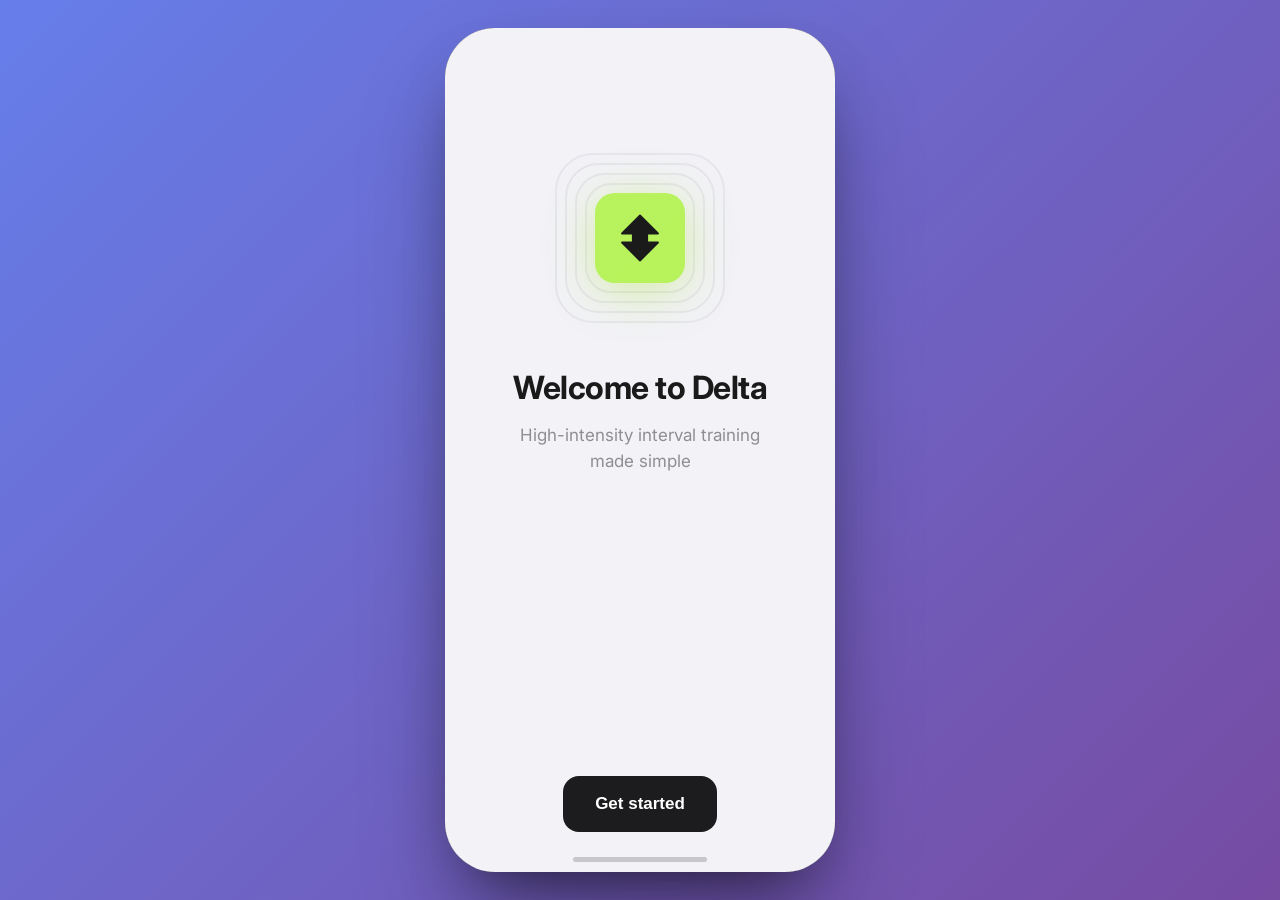
<file: index.html>
<!DOCTYPE html>
<html lang="en">
<head>
  <meta charset="UTF-8">
  <meta name="viewport" content="width=device-width, initial-scale=1.0, maximum-scale=1.0, user-scalable=no">
  <title>Delta - Onboarding Prototype</title>
  <link rel="preconnect" href="https://fonts.googleapis.com">
  <link rel="preconnect" href="https://fonts.gstatic.com" crossorigin>
  <link href="https://fonts.googleapis.com/css2?family=SF+Pro+Display:wght@400;500;600;700&family=Inter:wght@400;500;600;700&display=swap" rel="stylesheet">
  <link rel="stylesheet" href="styles.css">
</head>
<body>
  <div class="device-frame">
    
    <!-- Fixed Progress Bar (outside screens) -->
    <div class="progress-bar-fixed" id="progressBar">
      <div class="progress-track">
        <div class="progress-segment"></div>
        <div class="progress-segment"></div>
        <div class="progress-segment"></div>
        <div class="progress-segment"></div>
      </div>
      <div class="progress-indicator" id="progressIndicator"></div>
    </div>
    
    <div class="screen-container">
      
      <!-- Screen 0: Welcome -->
      <div class="screen active" data-screen="0">
        <div class="screen-content welcome-screen">
          <div class="welcome-logo-container">
            <div class="logo-rings">
              <div class="ring ring-1"></div>
              <div class="ring ring-2"></div>
              <div class="ring ring-3"></div>
              <div class="ring ring-4"></div>
            </div>
            <div class="logo-icon">
              <svg viewBox="0 0 100 100" fill="none" xmlns="http://www.w3.org/2000/svg">
                <rect width="100" height="100" rx="22" fill="url(#logoGradient)"/>
                <path d="M50 25L30 45H42V55H30L50 75L70 55H58V45H70L50 25Z" fill="#1a1a1a" stroke="#1a1a1a" stroke-width="2" stroke-linejoin="round"/>
                <defs>
                  <linearGradient id="logoGradient" x1="0" y1="0" x2="100" y2="100">
                    <stop offset="0%" stop-color="#b8f25c"/>
                    <stop offset="100%" stop-color="#8ce028"/>
                  </linearGradient>
                </defs>
              </svg>
            </div>
          </div>
          
          <div class="welcome-text">
            <h1 class="welcome-title">Welcome to Delta</h1>
            <p class="welcome-subtitle">High-intensity interval training<br>made simple</p>
          </div>
          
          <div class="bottom-section">
            <button class="btn btn-dark" onclick="nextScreen()">Get started</button>
          </div>
        </div>
      </div>

      <!-- Screen 1: How many rounds -->
      <div class="screen" data-screen="1">
        <div class="screen-content has-progress">
          <div class="question-section">
            <h1 class="question-title">How many rounds your exercise has?</h1>
            <p class="question-subtitle">Each round includes exercise + rest</p>
          </div>
          
          <div class="picker-container">
            <div class="picker">
              <div class="picker-column">
                <div class="picker-item faded">12</div>
                <div class="picker-item faded">13</div>
                <div class="picker-item faded">14</div>
                <div class="picker-item selected"><span class="value">0</span> <span class="unit">hours</span></div>
                <div class="picker-item faded">1</div>
                <div class="picker-item faded">2</div>
                <div class="picker-item faded">3</div>
              </div>
              <div class="picker-column">
                <div class="picker-item faded">12</div>
                <div class="picker-item faded">13</div>
                <div class="picker-item faded">14</div>
                <div class="picker-item selected"><span class="value">15</span> <span class="unit">min</span></div>
                <div class="picker-item faded">16</div>
                <div class="picker-item faded">17</div>
                <div class="picker-item faded">18</div>
              </div>
              <div class="picker-column">
                <div class="picker-item faded">12</div>
                <div class="picker-item faded">13</div>
                <div class="picker-item faded">14</div>
                <div class="picker-item selected"><span class="value">0</span> <span class="unit">sec</span></div>
                <div class="picker-item faded">1</div>
                <div class="picker-item faded">2</div>
                <div class="picker-item faded">3</div>
              </div>
              <div class="picker-highlight"></div>
            </div>
          </div>
          
          <div class="bottom-section">
            <button class="btn btn-dark" onclick="nextScreen()">Continue</button>
          </div>
        </div>
      </div>

      <!-- Screen 2: How long is each round -->
      <div class="screen" data-screen="2">
        <div class="screen-content has-progress">
          <div class="question-section">
            <h1 class="question-title">How long is each round?</h1>
            <p class="question-subtitle">This is how long you'll work out before resting</p>
          </div>
          
          <div class="picker-container">
            <div class="picker">
              <div class="picker-column">
                <div class="picker-item faded">12</div>
                <div class="picker-item faded">13</div>
                <div class="picker-item faded">14</div>
                <div class="picker-item selected"><span class="value">0</span> <span class="unit">hours</span></div>
                <div class="picker-item faded">1</div>
                <div class="picker-item faded">2</div>
                <div class="picker-item faded">3</div>
              </div>
              <div class="picker-column">
                <div class="picker-item faded">12</div>
                <div class="picker-item faded">13</div>
                <div class="picker-item faded">14</div>
                <div class="picker-item selected"><span class="value">15</span> <span class="unit">min</span></div>
                <div class="picker-item faded">16</div>
                <div class="picker-item faded">17</div>
                <div class="picker-item faded">18</div>
              </div>
              <div class="picker-column">
                <div class="picker-item faded">12</div>
                <div class="picker-item faded">13</div>
                <div class="picker-item faded">14</div>
                <div class="picker-item selected"><span class="value">0</span> <span class="unit">sec</span></div>
                <div class="picker-item faded">1</div>
                <div class="picker-item faded">2</div>
                <div class="picker-item faded">3</div>
              </div>
              <div class="picker-highlight"></div>
            </div>
          </div>
          
          <div class="bottom-section">
            <button class="btn btn-dark" onclick="nextScreen()">Continue</button>
          </div>
        </div>
      </div>

      <!-- Screen 3: How long should the break be -->
      <div class="screen" data-screen="3">
        <div class="screen-content has-progress">
          <div class="question-section">
            <h1 class="question-title">How long should the break be?</h1>
            <p class="question-subtitle">Time to recover between each round</p>
          </div>
          
          <div class="picker-container">
            <div class="picker">
              <div class="picker-column">
                <div class="picker-item faded">12</div>
                <div class="picker-item faded">13</div>
                <div class="picker-item faded">14</div>
                <div class="picker-item selected"><span class="value">0</span> <span class="unit">hours</span></div>
                <div class="picker-item faded">1</div>
                <div class="picker-item faded">2</div>
                <div class="picker-item faded">3</div>
              </div>
              <div class="picker-column">
                <div class="picker-item faded">12</div>
                <div class="picker-item faded">13</div>
                <div class="picker-item faded">14</div>
                <div class="picker-item selected"><span class="value">15</span> <span class="unit">min</span></div>
                <div class="picker-item faded">16</div>
                <div class="picker-item faded">17</div>
                <div class="picker-item faded">18</div>
              </div>
              <div class="picker-column">
                <div class="picker-item faded">12</div>
                <div class="picker-item faded">13</div>
                <div class="picker-item faded">14</div>
                <div class="picker-item selected"><span class="value">0</span> <span class="unit">sec</span></div>
                <div class="picker-item faded">1</div>
                <div class="picker-item faded">2</div>
                <div class="picker-item faded">3</div>
              </div>
              <div class="picker-highlight"></div>
            </div>
          </div>
          
          <div class="bottom-section">
            <button class="btn btn-dark" onclick="nextScreen()">Continue</button>
          </div>
        </div>
      </div>

      <!-- Screen 4: Confirm your settings -->
      <div class="screen" data-screen="4">
        <div class="screen-content has-progress">
          <div class="question-section">
            <h1 class="question-title">Confirm your settings</h1>
            <p class="question-subtitle">You can adjust these anytime</p>
          </div>
          
          <div class="confirm-content">
            <div class="total-time">
              <span class="time-display">1:00</span>
              <span class="time-label">Total time</span>
            </div>
            
            <div class="settings-list">
              <div class="setting-item">
                <div class="setting-icon">
                  <svg width="24" height="24" viewBox="0 0 24 24" fill="none" xmlns="http://www.w3.org/2000/svg">
                    <path d="M13 4L7 12H11V20L17 12H13V4Z" stroke="currentColor" stroke-width="2" stroke-linecap="round" stroke-linejoin="round"/>
                  </svg>
                </div>
                <span class="setting-label">Exercise</span>
                <span class="setting-value">20 sec</span>
              </div>
              
              <div class="setting-item">
                <div class="setting-icon">
                  <svg width="24" height="24" viewBox="0 0 24 24" fill="none" xmlns="http://www.w3.org/2000/svg">
                    <path d="M12 8V12L15 15" stroke="currentColor" stroke-width="2" stroke-linecap="round"/>
                    <circle cx="12" cy="12" r="9" stroke="currentColor" stroke-width="2"/>
                  </svg>
                </div>
                <span class="setting-label">Rest</span>
                <span class="setting-value">10 sec</span>
              </div>
              
              <div class="setting-item">
                <div class="setting-icon">
                  <svg width="24" height="24" viewBox="0 0 24 24" fill="none" xmlns="http://www.w3.org/2000/svg">
                    <path d="M17 2L21 6L17 10" stroke="currentColor" stroke-width="2" stroke-linecap="round" stroke-linejoin="round"/>
                    <path d="M3 11V9C3 7.93913 3.42143 6.92172 4.17157 6.17157C4.92172 5.42143 5.93913 5 7 5H21" stroke="currentColor" stroke-width="2" stroke-linecap="round" stroke-linejoin="round"/>
                    <path d="M7 22L3 18L7 14" stroke="currentColor" stroke-width="2" stroke-linecap="round" stroke-linejoin="round"/>
                    <path d="M21 13V15C21 16.0609 20.5786 17.0783 19.8284 17.8284C19.0783 18.5786 18.0609 19 17 19H3" stroke="currentColor" stroke-width="2" stroke-linecap="round" stroke-linejoin="round"/>
                  </svg>
                </div>
                <span class="setting-label">Rounds</span>
                <span class="setting-value-circle">8</span>
              </div>
            </div>
          </div>
          
          <div class="bottom-section">
            <button class="btn btn-green" onclick="resetDemo()">Confirm</button>
          </div>
        </div>
      </div>

    </div>
    
    <!-- Home Indicator -->
    <div class="home-indicator"></div>
  </div>

  <script src="script.js"></script>
</body>
</html>
</file>
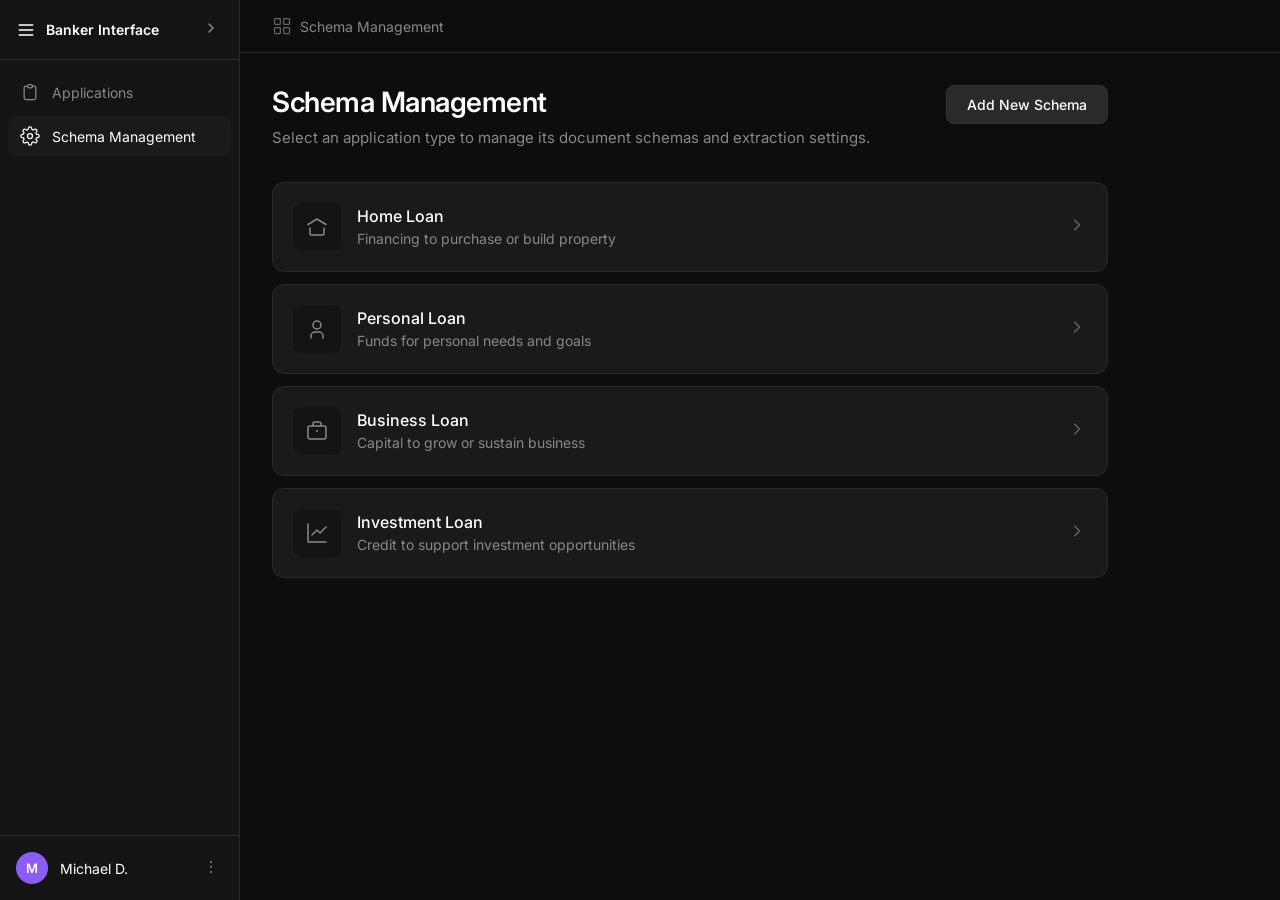
<file: hark/index.html>
<!DOCTYPE html>
<html lang="en">
<head>
  <meta charset="UTF-8">
  <meta name="viewport" content="width=device-width, initial-scale=1.0">
  <title>Hark - Banker Interface</title>
  <link rel="preconnect" href="https://fonts.googleapis.com">
  <link rel="preconnect" href="https://fonts.gstatic.com" crossorigin>
  <link href="https://fonts.googleapis.com/css2?family=Inter:wght@400;500;600;700&display=swap" rel="stylesheet">
  <link rel="stylesheet" href="styles.css">
</head>
<body>
  <div class="app-container">
    
    <!-- Sidebar -->
    <aside class="sidebar">
      <div class="sidebar-header">
        <div class="logo">
          <svg width="24" height="24" viewBox="0 0 24 24" fill="none" xmlns="http://www.w3.org/2000/svg">
            <path d="M4 6H20M4 12H20M4 18H20" stroke="currentColor" stroke-width="2" stroke-linecap="round"/>
          </svg>
          <span class="logo-text">Banker Interface</span>
        </div>
        <button class="sidebar-toggle">
          <svg width="16" height="16" viewBox="0 0 16 16" fill="none" xmlns="http://www.w3.org/2000/svg">
            <path d="M6 12L10 8L6 4" stroke="currentColor" stroke-width="1.5" stroke-linecap="round" stroke-linejoin="round"/>
          </svg>
        </button>
      </div>
      
      <nav class="sidebar-nav">
        <a href="#" class="nav-item">
          <svg width="20" height="20" viewBox="0 0 24 24" fill="none" xmlns="http://www.w3.org/2000/svg">
            <path d="M9 5H7C5.89543 5 5 5.89543 5 7V19C5 20.1046 5.89543 21 7 21H17C18.1046 21 19 20.1046 19 19V7C19 5.89543 18.1046 5 17 5H15M9 5C9 6.10457 9.89543 7 11 7H13C14.1046 7 15 6.10457 15 5M9 5C9 3.89543 9.89543 3 11 3H13C14.1046 3 15 3.89543 15 5" stroke="currentColor" stroke-width="1.5" stroke-linecap="round"/>
          </svg>
          <span>Applications</span>
        </a>
        <a href="#" class="nav-item active">
          <svg width="20" height="20" viewBox="0 0 24 24" fill="none" xmlns="http://www.w3.org/2000/svg">
            <path d="M12 15C13.6569 15 15 13.6569 15 12C15 10.3431 13.6569 9 12 9C10.3431 9 9 10.3431 9 12C9 13.6569 10.3431 15 12 15Z" stroke="currentColor" stroke-width="1.5"/>
            <path d="M19.4 15C19.1277 15.6171 19.2583 16.3378 19.73 16.82L19.79 16.88C20.1656 17.2551 20.3766 17.7642 20.3766 18.295C20.3766 18.8258 20.1656 19.3349 19.79 19.71C19.4149 20.0856 18.9058 20.2966 18.375 20.2966C17.8442 20.2966 17.3351 20.0856 16.96 19.71L16.9 19.65C16.4178 19.1783 15.6971 19.0477 15.08 19.32C14.4755 19.5791 14.0826 20.1724 14.08 20.83V21C14.08 22.1046 13.1846 23 12.08 23C10.9754 23 10.08 22.1046 10.08 21V20.91C10.0642 20.2327 9.63587 19.6339 9 19.4C8.38291 19.1277 7.66219 19.2583 7.18 19.73L7.12 19.79C6.74485 20.1656 6.23582 20.3766 5.705 20.3766C5.17418 20.3766 4.66515 20.1656 4.29 19.79C3.91445 19.4149 3.70343 18.9058 3.70343 18.375C3.70343 17.8442 3.91445 17.3351 4.29 16.96L4.35 16.9C4.82167 16.4178 4.95235 15.6971 4.68 15.08C4.42093 14.4755 3.82764 14.0826 3.17 14.08H3C1.89543 14.08 1 13.1846 1 12.08C1 10.9754 1.89543 10.08 3 10.08H3.09C3.76733 10.0642 4.36613 9.63587 4.6 9C4.87235 8.38291 4.74167 7.66219 4.27 7.18L4.21 7.12C3.83445 6.74485 3.62343 6.23582 3.62343 5.705C3.62343 5.17418 3.83445 4.66515 4.21 4.29C4.58515 3.91445 5.09418 3.70343 5.625 3.70343C6.15582 3.70343 6.66485 3.91445 7.04 4.29L7.1 4.35C7.58219 4.82167 8.30291 4.95235 8.92 4.68H9C9.60447 4.42093 9.99738 3.82764 10 3.17V3C10 1.89543 10.8954 1 12 1C13.1046 1 14 1.89543 14 3V3.09C14.0026 3.74764 14.3955 4.34093 15 4.6C15.6171 4.87235 16.3378 4.74167 16.82 4.27L16.88 4.21C17.2551 3.83445 17.7642 3.62343 18.295 3.62343C18.8258 3.62343 19.3349 3.83445 19.71 4.21C20.0856 4.58515 20.2966 5.09418 20.2966 5.625C20.2966 6.15582 20.0856 6.66485 19.71 7.04L19.65 7.1C19.1783 7.58219 19.0477 8.30291 19.32 8.92V9C19.5791 9.60447 20.1724 9.99738 20.83 10H21C22.1046 10 23 10.8954 23 12C23 13.1046 22.1046 14 21 14H20.91C20.2524 14.0026 19.6591 14.3955 19.4 15Z" stroke="currentColor" stroke-width="1.5" stroke-linecap="round" stroke-linejoin="round"/>
          </svg>
          <span>Schema Management</span>
        </a>
      </nav>
      
      <div class="sidebar-footer">
        <div class="user-info">
          <div class="user-avatar">M</div>
          <span class="user-name">Michael D.</span>
          <button class="user-menu">
            <svg width="16" height="16" viewBox="0 0 16 16" fill="none" xmlns="http://www.w3.org/2000/svg">
              <circle cx="8" cy="3" r="1" fill="currentColor"/>
              <circle cx="8" cy="8" r="1" fill="currentColor"/>
              <circle cx="8" cy="13" r="1" fill="currentColor"/>
            </svg>
          </button>
        </div>
      </div>
    </aside>
    
    <!-- Main Content -->
    <main class="main-content">
      <!-- Top Bar -->
      <div class="top-bar">
        <div class="breadcrumb">
          <svg width="20" height="20" viewBox="0 0 24 24" fill="none" xmlns="http://www.w3.org/2000/svg">
            <rect x="3" y="3" width="7" height="7" rx="1" stroke="currentColor" stroke-width="1.5"/>
            <rect x="14" y="3" width="7" height="7" rx="1" stroke="currentColor" stroke-width="1.5"/>
            <rect x="3" y="14" width="7" height="7" rx="1" stroke="currentColor" stroke-width="1.5"/>
            <rect x="14" y="14" width="7" height="7" rx="1" stroke="currentColor" stroke-width="1.5"/>
          </svg>
          <span>Schema Management</span>
        </div>
      </div>
      
      <!-- Content Area -->
      <div class="content-area">
        <div class="page-header">
          <div class="page-title-section">
            <h1 class="page-title">Schema Management</h1>
            <p class="page-subtitle">Select an application type to manage its document schemas and extraction settings.</p>
          </div>
          <button class="btn btn-primary">
            Add New Schema
          </button>
        </div>
        
        <div class="schema-list">
          <!-- Home Loan -->
          <a href="add-form-section.html" class="schema-item">
            <div class="schema-icon">
              <svg width="24" height="24" viewBox="0 0 24 24" fill="none" xmlns="http://www.w3.org/2000/svg">
                <path d="M3 9.5L12 4L21 9.5" stroke="currentColor" stroke-width="1.5" stroke-linecap="round" stroke-linejoin="round"/>
                <path d="M19 13V19C19 19.5523 18.5523 20 18 20H6C5.44772 20 5 19.5523 5 19V13" stroke="currentColor" stroke-width="1.5" stroke-linecap="round" stroke-linejoin="round"/>
              </svg>
            </div>
            <div class="schema-info">
              <h3 class="schema-name">Home Loan</h3>
              <p class="schema-description">Financing to purchase or build property</p>
            </div>
            <div class="schema-arrow">
              <svg width="20" height="20" viewBox="0 0 24 24" fill="none" xmlns="http://www.w3.org/2000/svg">
                <path d="M9 18L15 12L9 6" stroke="currentColor" stroke-width="1.5" stroke-linecap="round" stroke-linejoin="round"/>
              </svg>
            </div>
          </a>
          
          <!-- Personal Loan -->
          <a href="add-document.html" class="schema-item">
            <div class="schema-icon">
              <svg width="24" height="24" viewBox="0 0 24 24" fill="none" xmlns="http://www.w3.org/2000/svg">
                <circle cx="12" cy="8" r="4" stroke="currentColor" stroke-width="1.5"/>
                <path d="M6 21V19C6 16.7909 7.79086 15 10 15H14C16.2091 15 18 16.7909 18 19V21" stroke="currentColor" stroke-width="1.5" stroke-linecap="round"/>
              </svg>
            </div>
            <div class="schema-info">
              <h3 class="schema-name">Personal Loan</h3>
              <p class="schema-description">Funds for personal needs and goals</p>
            </div>
            <div class="schema-arrow">
              <svg width="20" height="20" viewBox="0 0 24 24" fill="none" xmlns="http://www.w3.org/2000/svg">
                <path d="M9 18L15 12L9 6" stroke="currentColor" stroke-width="1.5" stroke-linecap="round" stroke-linejoin="round"/>
              </svg>
            </div>
          </a>
          
          <!-- Business Loan -->
          <a href="add-document.html" class="schema-item">
            <div class="schema-icon">
              <svg width="24" height="24" viewBox="0 0 24 24" fill="none" xmlns="http://www.w3.org/2000/svg">
                <rect x="3" y="7" width="18" height="13" rx="2" stroke="currentColor" stroke-width="1.5"/>
                <path d="M8 7V5C8 3.89543 8.89543 3 10 3H14C15.1046 3 16 3.89543 16 5V7" stroke="currentColor" stroke-width="1.5"/>
                <path d="M12 12V12.01" stroke="currentColor" stroke-width="2" stroke-linecap="round"/>
              </svg>
            </div>
            <div class="schema-info">
              <h3 class="schema-name">Business Loan</h3>
              <p class="schema-description">Capital to grow or sustain business</p>
            </div>
            <div class="schema-arrow">
              <svg width="20" height="20" viewBox="0 0 24 24" fill="none" xmlns="http://www.w3.org/2000/svg">
                <path d="M9 18L15 12L9 6" stroke="currentColor" stroke-width="1.5" stroke-linecap="round" stroke-linejoin="round"/>
              </svg>
            </div>
          </a>
          
          <!-- Investment Loan -->
          <a href="add-document.html" class="schema-item">
            <div class="schema-icon">
              <svg width="24" height="24" viewBox="0 0 24 24" fill="none" xmlns="http://www.w3.org/2000/svg">
                <path d="M3 3V21H21" stroke="currentColor" stroke-width="1.5" stroke-linecap="round" stroke-linejoin="round"/>
                <path d="M7 14L12 9L15 12L21 6" stroke="currentColor" stroke-width="1.5" stroke-linecap="round" stroke-linejoin="round"/>
              </svg>
            </div>
            <div class="schema-info">
              <h3 class="schema-name">Investment Loan</h3>
              <p class="schema-description">Credit to support investment opportunities</p>
            </div>
            <div class="schema-arrow">
              <svg width="20" height="20" viewBox="0 0 24 24" fill="none" xmlns="http://www.w3.org/2000/svg">
                <path d="M9 18L15 12L9 6" stroke="currentColor" stroke-width="1.5" stroke-linecap="round" stroke-linejoin="round"/>
              </svg>
            </div>
          </a>
        </div>
      </div>
    </main>
  </div>

  <script src="script.js"></script>
  <script>
    // Reset saved documents when starting from Schema Management
    localStorage.removeItem('harkDocuments');
  </script>
</body>
</html>
</file>
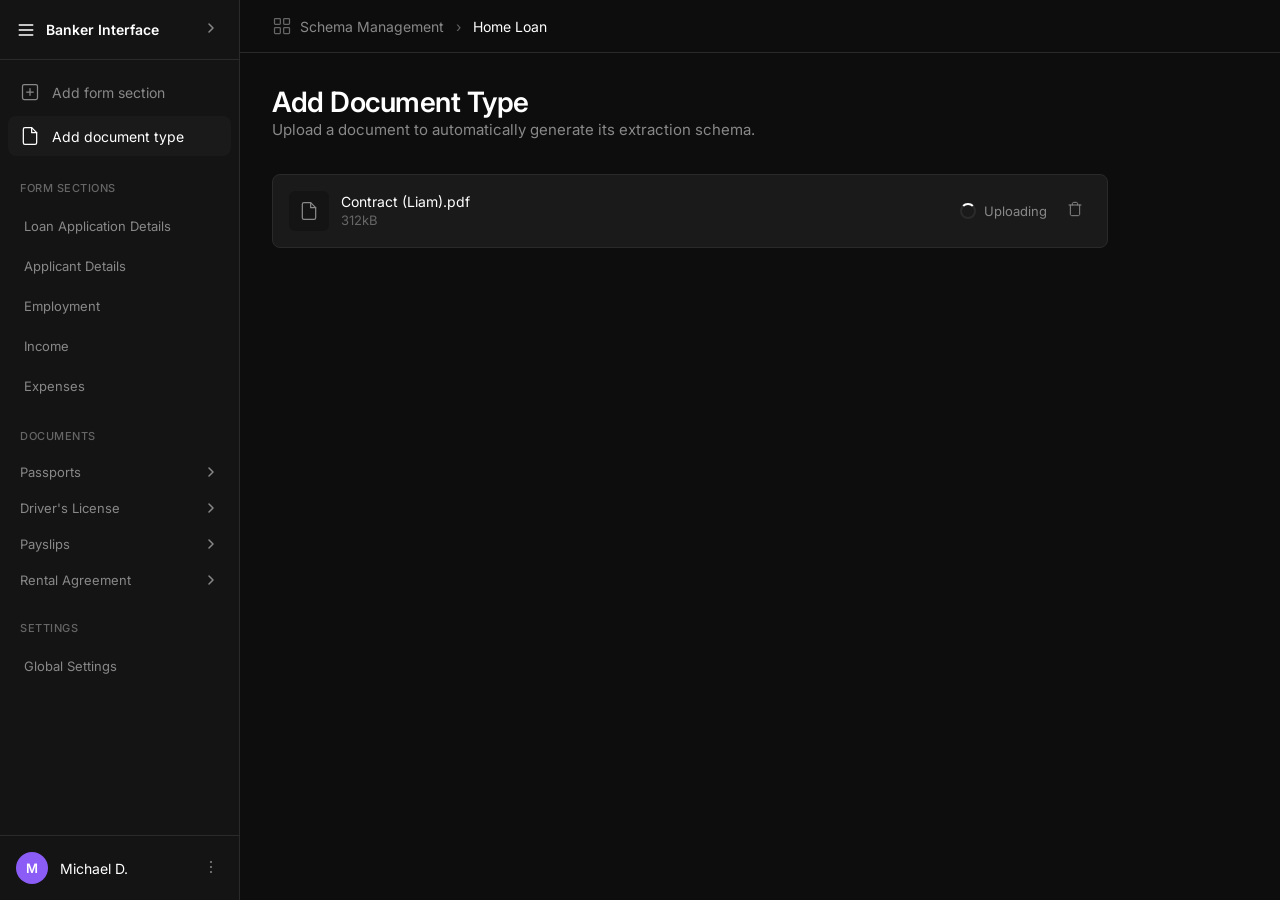
<file: hark/add-document-uploading.html>
<!DOCTYPE html>
<html lang="en">
<head>
  <meta charset="UTF-8">
  <meta name="viewport" content="width=device-width, initial-scale=1.0">
  <title>Hark - Uploading Document</title>
  <link rel="preconnect" href="https://fonts.googleapis.com">
  <link rel="preconnect" href="https://fonts.gstatic.com" crossorigin>
  <link href="https://fonts.googleapis.com/css2?family=Inter:wght@400;500;600;700&display=swap" rel="stylesheet">
  <link rel="stylesheet" href="styles.css">
</head>
<body>
  <div class="app-container">
    
    <!-- Sidebar -->
    <aside class="sidebar">
      <div class="sidebar-header">
        <div class="logo">
          <svg width="24" height="24" viewBox="0 0 24 24" fill="none" xmlns="http://www.w3.org/2000/svg">
            <path d="M4 6H20M4 12H20M4 18H20" stroke="currentColor" stroke-width="2" stroke-linecap="round"/>
          </svg>
          <span class="logo-text">Banker Interface</span>
        </div>
        <button class="sidebar-toggle">
          <svg width="16" height="16" viewBox="0 0 16 16" fill="none" xmlns="http://www.w3.org/2000/svg">
            <path d="M6 12L10 8L6 4" stroke="currentColor" stroke-width="1.5" stroke-linecap="round" stroke-linejoin="round"/>
          </svg>
        </button>
      </div>
      
      <nav class="sidebar-nav">
        <!-- Action Items -->
        <a href="add-form-section.html" class="nav-item">
          <svg width="20" height="20" viewBox="0 0 24 24" fill="none" xmlns="http://www.w3.org/2000/svg">
            <rect x="3" y="3" width="18" height="18" rx="2" stroke="currentColor" stroke-width="1.5"/>
            <path d="M12 8V16M8 12H16" stroke="currentColor" stroke-width="1.5" stroke-linecap="round"/>
          </svg>
          <span>Add form section</span>
        </a>
        <a href="#" class="nav-item active">
          <svg width="20" height="20" viewBox="0 0 24 24" fill="none" xmlns="http://www.w3.org/2000/svg">
            <path d="M14 2H6C4.89543 2 4 2.89543 4 4V20C4 21.1046 4.89543 22 6 22H18C19.1046 22 20 21.1046 20 20V8L14 2Z" stroke="currentColor" stroke-width="1.5" stroke-linecap="round" stroke-linejoin="round"/>
            <path d="M14 2V8H20" stroke="currentColor" stroke-width="1.5" stroke-linecap="round" stroke-linejoin="round"/>
          </svg>
          <span>Add document type</span>
        </a>
        
        <!-- Form Sections -->
        <div class="nav-section">
          <span class="nav-section-title">Form sections</span>
        </div>
        <a href="#" class="nav-item nav-item-sub">Loan Application Details</a>
        <a href="#" class="nav-item nav-item-sub">Applicant Details</a>
        <a href="#" class="nav-item nav-item-sub">Employment</a>
        <a href="#" class="nav-item nav-item-sub">Income</a>
        <a href="#" class="nav-item nav-item-sub">Expenses</a>
        
        <!-- Documents -->
        <div class="nav-section">
          <span class="nav-section-title">Documents</span>
        </div>
        
        <div class="nav-group collapsed">
          <button class="nav-group-header">
            <span>Passports</span>
            <svg class="nav-chevron" width="16" height="16" viewBox="0 0 16 16" fill="none" xmlns="http://www.w3.org/2000/svg">
              <path d="M4 6L8 10L12 6" stroke="currentColor" stroke-width="1.5" stroke-linecap="round" stroke-linejoin="round"/>
            </svg>
          </button>
          <div class="nav-group-items">
            <a href="#" class="nav-item nav-item-nested">International Passport</a>
          </div>
        </div>
        
        <div class="nav-group collapsed">
          <button class="nav-group-header">
            <span>Driver's License</span>
            <svg class="nav-chevron" width="16" height="16" viewBox="0 0 16 16" fill="none" xmlns="http://www.w3.org/2000/svg">
              <path d="M4 6L8 10L12 6" stroke="currentColor" stroke-width="1.5" stroke-linecap="round" stroke-linejoin="round"/>
            </svg>
          </button>
          <div class="nav-group-items">
            <a href="#" class="nav-item nav-item-nested">VIC Driver's Licence</a>
            <a href="#" class="nav-item nav-item-nested">NSW Driver's Licence</a>
            <a href="#" class="nav-item nav-item-nested">QLD Driver's Licence</a>
          </div>
        </div>
        
        <div class="nav-group collapsed">
          <button class="nav-group-header">
            <span>Payslips</span>
            <svg class="nav-chevron" width="16" height="16" viewBox="0 0 16 16" fill="none" xmlns="http://www.w3.org/2000/svg">
              <path d="M4 6L8 10L12 6" stroke="currentColor" stroke-width="1.5" stroke-linecap="round" stroke-linejoin="round"/>
            </svg>
          </button>
          <div class="nav-group-items">
            <a href="#" class="nav-item nav-item-nested">Standard Payslip</a>
            <a href="#" class="nav-item nav-item-nested">Government Payslip</a>
            <a href="#" class="nav-item nav-item-nested">Contractor Payslip</a>
          </div>
        </div>
        
        <div class="nav-group collapsed">
          <button class="nav-group-header">
            <span>Rental Agreement</span>
            <svg class="nav-chevron" width="16" height="16" viewBox="0 0 16 16" fill="none" xmlns="http://www.w3.org/2000/svg">
              <path d="M4 6L8 10L12 6" stroke="currentColor" stroke-width="1.5" stroke-linecap="round" stroke-linejoin="round"/>
            </svg>
          </button>
          <div class="nav-group-items">
            <a href="#" class="nav-item nav-item-nested">Residential Lease Agreement</a>
            <a href="#" class="nav-item nav-item-nested">Commercial Lease Agreement</a>
          </div>
        </div>
        
        <!-- Settings -->
        <div class="nav-section">
          <span class="nav-section-title">Settings</span>
        </div>
        <a href="#" class="nav-item nav-item-sub">Global Settings</a>
      </nav>
      
      <div class="sidebar-footer">
        <div class="user-info">
          <div class="user-avatar">M</div>
          <span class="user-name">Michael D.</span>
          <button class="user-menu">
            <svg width="16" height="16" viewBox="0 0 16 16" fill="none" xmlns="http://www.w3.org/2000/svg">
              <circle cx="8" cy="3" r="1" fill="currentColor"/>
              <circle cx="8" cy="8" r="1" fill="currentColor"/>
              <circle cx="8" cy="13" r="1" fill="currentColor"/>
            </svg>
          </button>
        </div>
      </div>
    </aside>
    
    <!-- Main Content -->
    <main class="main-content">
      <!-- Top Bar -->
      <div class="top-bar">
        <div class="breadcrumb">
          <svg width="20" height="20" viewBox="0 0 24 24" fill="none" xmlns="http://www.w3.org/2000/svg">
            <rect x="3" y="3" width="7" height="7" rx="1" stroke="currentColor" stroke-width="1.5"/>
            <rect x="14" y="3" width="7" height="7" rx="1" stroke="currentColor" stroke-width="1.5"/>
            <rect x="3" y="14" width="7" height="7" rx="1" stroke="currentColor" stroke-width="1.5"/>
            <rect x="14" y="14" width="7" height="7" rx="1" stroke="currentColor" stroke-width="1.5"/>
          </svg>
          <span>Schema Management</span>
          <span class="breadcrumb-separator">›</span>
          <span class="breadcrumb-current">Home Loan</span>
        </div>
      </div>
      
      <!-- Content Area -->
      <div class="content-area">
        <div class="page-header-simple">
          <h1 class="page-title">Add Document Type</h1>
          <p class="page-subtitle">Upload a document to automatically generate its extraction schema.</p>
        </div>
        
        <!-- File Uploading -->
        <div class="upload-container">
          <div class="file-item">
            <div class="file-icon">
              <svg width="20" height="20" viewBox="0 0 24 24" fill="none" xmlns="http://www.w3.org/2000/svg">
                <path d="M14 2H6C4.89543 2 4 2.89543 4 4V20C4 21.1046 4.89543 22 6 22H18C19.1046 22 20 21.1046 20 20V8L14 2Z" stroke="currentColor" stroke-width="1.5" stroke-linecap="round" stroke-linejoin="round"/>
                <path d="M14 2V8H20" stroke="currentColor" stroke-width="1.5" stroke-linecap="round" stroke-linejoin="round"/>
              </svg>
            </div>
            <div class="file-info">
              <div class="file-name">Contract (Liam).pdf</div>
              <div class="file-size">312kB</div>
            </div>
            <div class="file-status">
              <div class="spinner"></div>
              <span>Uploading</span>
            </div>
            <div class="file-actions">
              <button class="file-action-btn">
                <svg width="16" height="16" viewBox="0 0 24 24" fill="none" xmlns="http://www.w3.org/2000/svg">
                  <path d="M3 6H21M19 6V20C19 21.1046 18.1046 22 17 22H7C5.89543 22 5 21.1046 5 20V6M8 6V4C8 2.89543 8.89543 2 10 2H14C15.1046 2 16 2.89543 16 4V6" stroke="currentColor" stroke-width="1.5" stroke-linecap="round" stroke-linejoin="round"/>
                </svg>
              </button>
            </div>
          </div>
          
        </div>
      </div>
    </main>
  </div>

  <script src="script.js"></script>
  <script>
    // Simulate upload and redirect
    document.addEventListener('DOMContentLoaded', () => {
      setTimeout(() => {
        window.location.href = 'extraction.html';
      }, 2500);
    });
  </script>
</body>
</html>
</file>
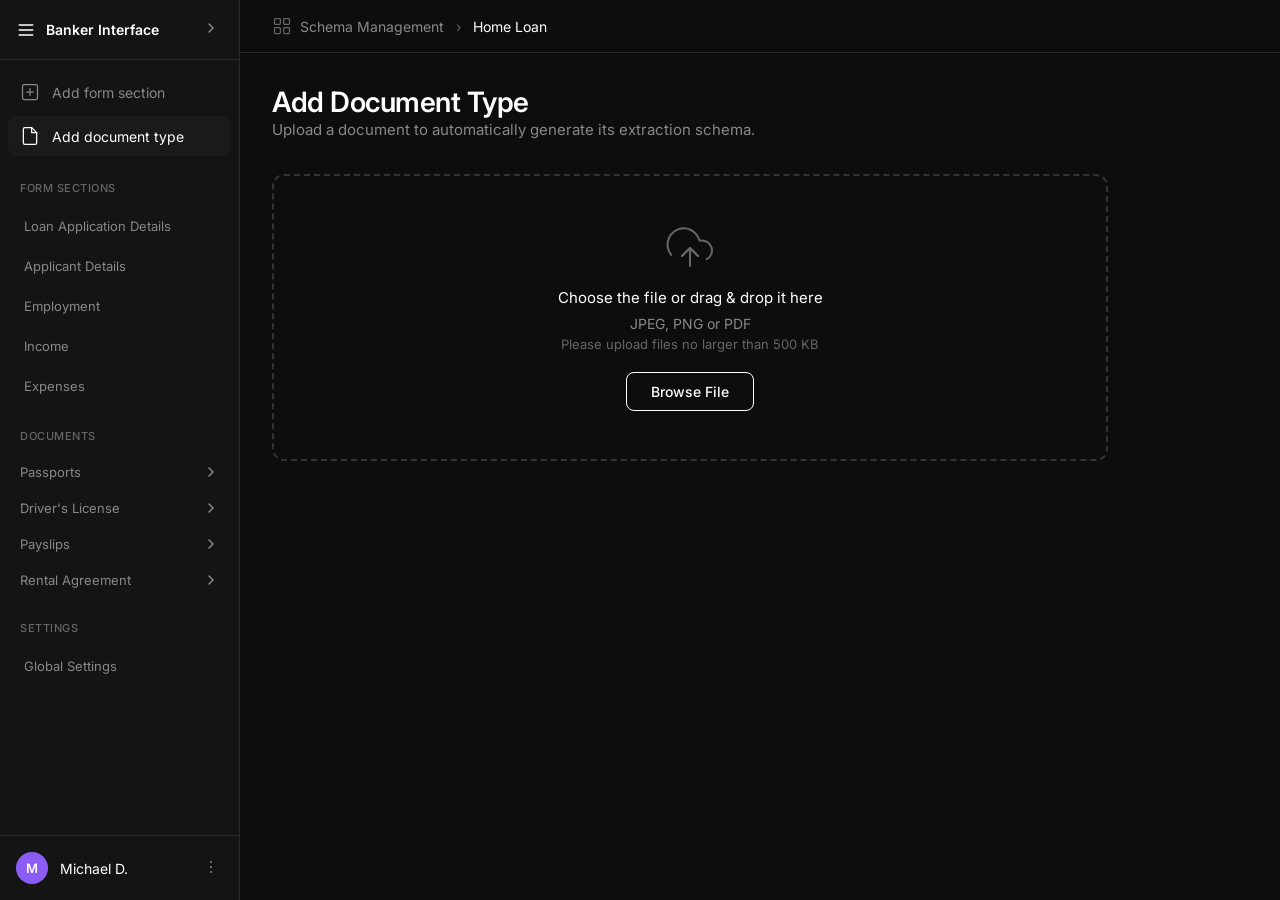
<file: hark/add-document.html>
<!DOCTYPE html>
<html lang="en">
<head>
  <meta charset="UTF-8">
  <meta name="viewport" content="width=device-width, initial-scale=1.0">
  <title>Hark - Add Document Type</title>
  <link rel="preconnect" href="https://fonts.googleapis.com">
  <link rel="preconnect" href="https://fonts.gstatic.com" crossorigin>
  <link href="https://fonts.googleapis.com/css2?family=Inter:wght@400;500;600;700&display=swap" rel="stylesheet">
  <link rel="stylesheet" href="styles.css">
</head>
<body>
  <div class="app-container">
    
    <!-- Sidebar -->
    <aside class="sidebar">
      <div class="sidebar-header">
        <div class="logo">
          <svg width="24" height="24" viewBox="0 0 24 24" fill="none" xmlns="http://www.w3.org/2000/svg">
            <path d="M4 6H20M4 12H20M4 18H20" stroke="currentColor" stroke-width="2" stroke-linecap="round"/>
          </svg>
          <span class="logo-text">Banker Interface</span>
        </div>
        <button class="sidebar-toggle">
          <svg width="16" height="16" viewBox="0 0 16 16" fill="none" xmlns="http://www.w3.org/2000/svg">
            <path d="M6 12L10 8L6 4" stroke="currentColor" stroke-width="1.5" stroke-linecap="round" stroke-linejoin="round"/>
          </svg>
        </button>
      </div>
      
      <nav class="sidebar-nav">
        <!-- Action Items -->
        <a href="add-form-section.html" class="nav-item">
          <svg width="20" height="20" viewBox="0 0 24 24" fill="none" xmlns="http://www.w3.org/2000/svg">
            <rect x="3" y="3" width="18" height="18" rx="2" stroke="currentColor" stroke-width="1.5"/>
            <path d="M12 8V16M8 12H16" stroke="currentColor" stroke-width="1.5" stroke-linecap="round"/>
          </svg>
          <span>Add form section</span>
        </a>
        <a href="#" class="nav-item active">
          <svg width="20" height="20" viewBox="0 0 24 24" fill="none" xmlns="http://www.w3.org/2000/svg">
            <path d="M14 2H6C4.89543 2 4 2.89543 4 4V20C4 21.1046 4.89543 22 6 22H18C19.1046 22 20 21.1046 20 20V8L14 2Z" stroke="currentColor" stroke-width="1.5" stroke-linecap="round" stroke-linejoin="round"/>
            <path d="M14 2V8H20" stroke="currentColor" stroke-width="1.5" stroke-linecap="round" stroke-linejoin="round"/>
          </svg>
          <span>Add document type</span>
        </a>
        
        <!-- Form Sections -->
        <div class="nav-section">
          <span class="nav-section-title">Form sections</span>
        </div>
        <a href="#" class="nav-item nav-item-sub">Loan Application Details</a>
        <a href="#" class="nav-item nav-item-sub">Applicant Details</a>
        <a href="#" class="nav-item nav-item-sub">Employment</a>
        <a href="#" class="nav-item nav-item-sub">Income</a>
        <a href="#" class="nav-item nav-item-sub">Expenses</a>
        
        <!-- Documents -->
        <div class="nav-section">
          <span class="nav-section-title">Documents</span>
        </div>
        
        <div class="nav-group collapsed">
          <button class="nav-group-header">
            <span>Passports</span>
            <svg class="nav-chevron" width="16" height="16" viewBox="0 0 16 16" fill="none" xmlns="http://www.w3.org/2000/svg">
              <path d="M4 6L8 10L12 6" stroke="currentColor" stroke-width="1.5" stroke-linecap="round" stroke-linejoin="round"/>
            </svg>
          </button>
          <div class="nav-group-items">
            <a href="#" class="nav-item nav-item-nested">International Passport</a>
          </div>
        </div>
        
        <div class="nav-group collapsed">
          <button class="nav-group-header">
            <span>Driver's License</span>
            <svg class="nav-chevron" width="16" height="16" viewBox="0 0 16 16" fill="none" xmlns="http://www.w3.org/2000/svg">
              <path d="M4 6L8 10L12 6" stroke="currentColor" stroke-width="1.5" stroke-linecap="round" stroke-linejoin="round"/>
            </svg>
          </button>
          <div class="nav-group-items">
            <a href="#" class="nav-item nav-item-nested">VIC Driver's Licence</a>
            <a href="#" class="nav-item nav-item-nested">NSW Driver's Licence</a>
            <a href="#" class="nav-item nav-item-nested">QLD Driver's Licence</a>
          </div>
        </div>
        
        <div class="nav-group collapsed">
          <button class="nav-group-header">
            <span>Payslips</span>
            <svg class="nav-chevron" width="16" height="16" viewBox="0 0 16 16" fill="none" xmlns="http://www.w3.org/2000/svg">
              <path d="M4 6L8 10L12 6" stroke="currentColor" stroke-width="1.5" stroke-linecap="round" stroke-linejoin="round"/>
            </svg>
          </button>
          <div class="nav-group-items">
            <a href="#" class="nav-item nav-item-nested">Standard Payslip</a>
            <a href="#" class="nav-item nav-item-nested">Government Payslip</a>
            <a href="#" class="nav-item nav-item-nested">Contractor Payslip</a>
          </div>
        </div>
        
        <div class="nav-group collapsed">
          <button class="nav-group-header">
            <span>Rental Agreement</span>
            <svg class="nav-chevron" width="16" height="16" viewBox="0 0 16 16" fill="none" xmlns="http://www.w3.org/2000/svg">
              <path d="M4 6L8 10L12 6" stroke="currentColor" stroke-width="1.5" stroke-linecap="round" stroke-linejoin="round"/>
            </svg>
          </button>
          <div class="nav-group-items">
            <a href="#" class="nav-item nav-item-nested">Residential Lease Agreement</a>
            <a href="#" class="nav-item nav-item-nested">Commercial Lease Agreement</a>
          </div>
        </div>
        
        <!-- Settings -->
        <div class="nav-section">
          <span class="nav-section-title">Settings</span>
        </div>
        <a href="#" class="nav-item nav-item-sub">Global Settings</a>
      </nav>
      
      <div class="sidebar-footer">
        <div class="user-info">
          <div class="user-avatar">M</div>
          <span class="user-name">Michael D.</span>
          <button class="user-menu">
            <svg width="16" height="16" viewBox="0 0 16 16" fill="none" xmlns="http://www.w3.org/2000/svg">
              <circle cx="8" cy="3" r="1" fill="currentColor"/>
              <circle cx="8" cy="8" r="1" fill="currentColor"/>
              <circle cx="8" cy="13" r="1" fill="currentColor"/>
            </svg>
          </button>
        </div>
      </div>
    </aside>
    
    <!-- Main Content -->
    <main class="main-content">
      <!-- Top Bar -->
      <div class="top-bar">
        <div class="breadcrumb">
          <svg width="20" height="20" viewBox="0 0 24 24" fill="none" xmlns="http://www.w3.org/2000/svg">
            <rect x="3" y="3" width="7" height="7" rx="1" stroke="currentColor" stroke-width="1.5"/>
            <rect x="14" y="3" width="7" height="7" rx="1" stroke="currentColor" stroke-width="1.5"/>
            <rect x="3" y="14" width="7" height="7" rx="1" stroke="currentColor" stroke-width="1.5"/>
            <rect x="14" y="14" width="7" height="7" rx="1" stroke="currentColor" stroke-width="1.5"/>
          </svg>
          <span>Schema Management</span>
          <span class="breadcrumb-separator">›</span>
          <span class="breadcrumb-current">Home Loan</span>
        </div>
      </div>
      
      <!-- Content Area -->
      <div class="content-area">
        <div class="page-header-simple">
          <h1 class="page-title">Add Document Type</h1>
          <p class="page-subtitle">Upload a document to automatically generate its extraction schema.</p>
        </div>
        
        <!-- Upload Area -->
        <div class="upload-container">
          <input type="file" id="fileInput" hidden accept=".pdf,.png,.jpg,.jpeg">
          
          <div class="upload-area" id="uploadArea">
            <div class="upload-icon">
              <svg width="48" height="48" viewBox="0 0 48 48" fill="none" xmlns="http://www.w3.org/2000/svg">
                <path d="M32 32L24 24L16 32" stroke="currentColor" stroke-width="2" stroke-linecap="round" stroke-linejoin="round"/>
                <path d="M24 24V42" stroke="currentColor" stroke-width="2" stroke-linecap="round" stroke-linejoin="round"/>
                <path d="M40.78 35.22C42.7306 34.1516 44.2716 32.4575 45.1543 30.4162C46.037 28.3749 46.2129 26.1033 45.6541 23.9545C45.0953 21.8057 43.8336 19.9026 42.0633 18.5504C40.293 17.1982 38.117 16.4737 35.88 16.48H33.36C32.7562 14.1253 31.6345 11.9363 30.0771 10.0759C28.5197 8.21544 26.5675 6.73108 24.3639 5.73097C22.1602 4.73087 19.7617 4.24061 17.3455 4.29534C14.9293 4.35006 12.5554 4.94849 10.3989 6.04741C8.24242 7.14633 6.35863 8.71797 4.88604 10.6477C3.41345 12.5774 2.39106 14.8156 1.89316 17.1949C1.39527 19.5742 1.43495 22.0336 2.00944 24.3961C2.58393 26.7586 3.67854 28.9637 5.21 30.85" stroke="currentColor" stroke-width="2" stroke-linecap="round" stroke-linejoin="round"/>
                <path d="M32 32L24 24L16 32" stroke="currentColor" stroke-width="2" stroke-linecap="round" stroke-linejoin="round"/>
              </svg>
            </div>
            <p class="upload-text">Choose the file or drag & drop it here</p>
            <p class="upload-hint">JPEG, PNG or PDF</p>
            <p class="upload-limit">Please upload files no larger than 500 KB</p>
            <button class="upload-btn" onclick="document.getElementById('fileInput').click()">Browse File</button>
          </div>
        </div>
      </div>
    </main>
  </div>

  <script src="script.js"></script>
  <script>
    // Initialize upload on this page
    document.addEventListener('DOMContentLoaded', () => {
      initUploadPage();
    });
    
    function initUploadPage() {
      const uploadArea = document.getElementById('uploadArea');
      const fileInput = document.getElementById('fileInput');
      
      if (!uploadArea || !fileInput) return;
      
      // Click to upload
      uploadArea.addEventListener('click', (e) => {
        if (e.target.tagName !== 'BUTTON') {
          fileInput.click();
        }
      });
      
      // Drag & drop
      uploadArea.addEventListener('dragover', (e) => {
        e.preventDefault();
        uploadArea.classList.add('dragover');
      });
      
      uploadArea.addEventListener('dragleave', () => {
        uploadArea.classList.remove('dragover');
      });
      
      uploadArea.addEventListener('drop', (e) => {
        e.preventDefault();
        uploadArea.classList.remove('dragover');
        handleFileUpload(e.dataTransfer.files);
      });
      
      // File input change
      fileInput.addEventListener('change', (e) => {
        handleFileUpload(e.target.files);
      });
    }
    
    function handleFileUpload(files) {
      if (files.length === 0) return;
      
      const file = files[0];
      
      // Go to uploading state page
      window.location.href = 'add-document-uploading.html';
    }
  </script>
</body>
</html>
</file>
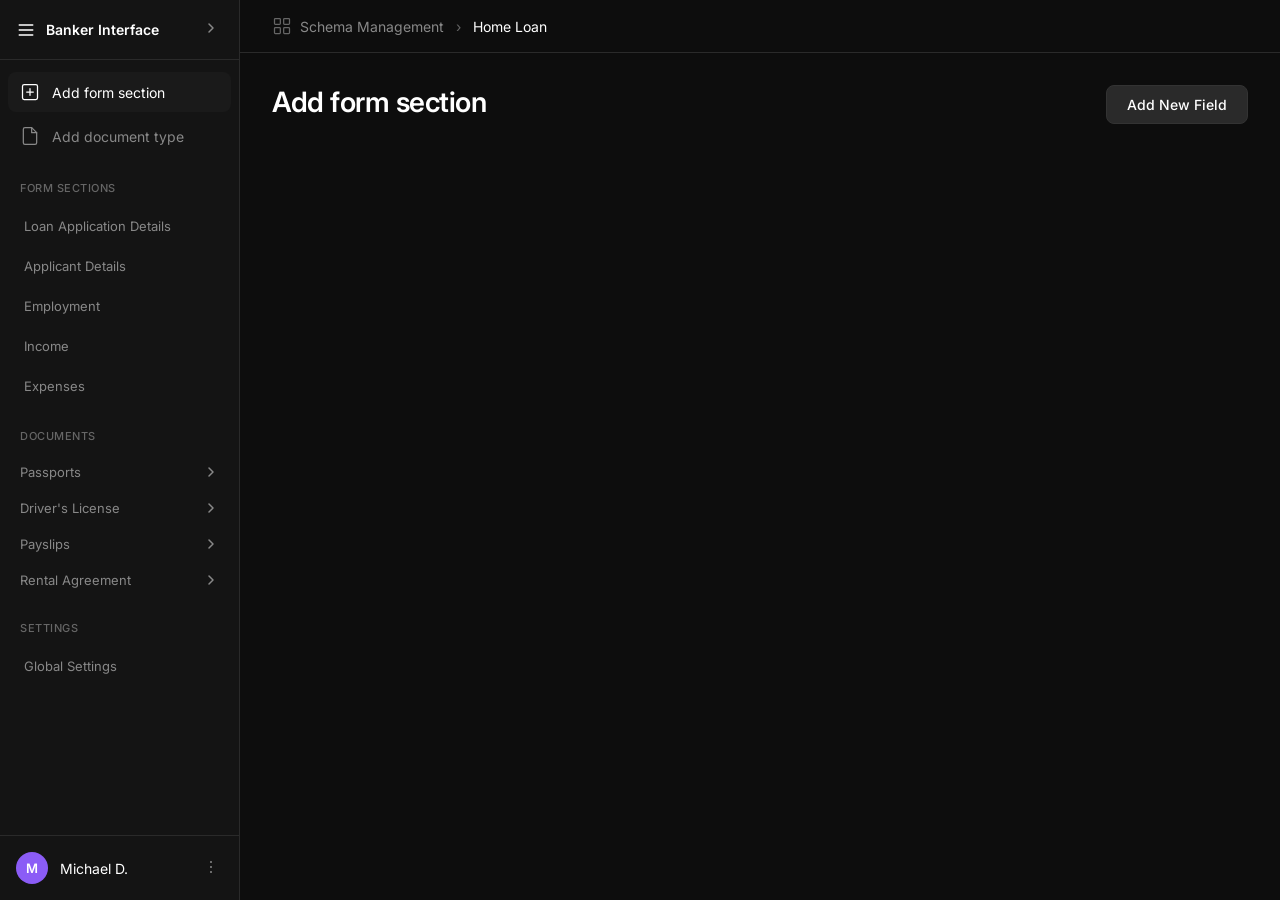
<file: hark/add-form-section.html>
<!DOCTYPE html>
<html lang="en">
<head>
  <meta charset="UTF-8">
  <meta name="viewport" content="width=device-width, initial-scale=1.0">
  <title>Hark - Add Form Section</title>
  <link rel="preconnect" href="https://fonts.googleapis.com">
  <link rel="preconnect" href="https://fonts.gstatic.com" crossorigin>
  <link href="https://fonts.googleapis.com/css2?family=Inter:wght@400;500;600;700&display=swap" rel="stylesheet">
  <link rel="stylesheet" href="styles.css">
</head>
<body>
  <div class="app-container">
    
    <!-- Sidebar -->
    <aside class="sidebar">
      <div class="sidebar-header">
        <div class="logo">
          <svg width="24" height="24" viewBox="0 0 24 24" fill="none" xmlns="http://www.w3.org/2000/svg">
            <path d="M4 6H20M4 12H20M4 18H20" stroke="currentColor" stroke-width="2" stroke-linecap="round"/>
          </svg>
          <span class="logo-text">Banker Interface</span>
        </div>
        <button class="sidebar-toggle">
          <svg width="16" height="16" viewBox="0 0 16 16" fill="none" xmlns="http://www.w3.org/2000/svg">
            <path d="M6 12L10 8L6 4" stroke="currentColor" stroke-width="1.5" stroke-linecap="round" stroke-linejoin="round"/>
          </svg>
        </button>
      </div>
      
      <nav class="sidebar-nav">
        <!-- Action Items -->
        <a href="#" class="nav-item active">
          <svg width="20" height="20" viewBox="0 0 24 24" fill="none" xmlns="http://www.w3.org/2000/svg">
            <rect x="3" y="3" width="18" height="18" rx="2" stroke="currentColor" stroke-width="1.5"/>
            <path d="M12 8V16M8 12H16" stroke="currentColor" stroke-width="1.5" stroke-linecap="round"/>
          </svg>
          <span>Add form section</span>
        </a>
        <a href="add-document.html" class="nav-item">
          <svg width="20" height="20" viewBox="0 0 24 24" fill="none" xmlns="http://www.w3.org/2000/svg">
            <path d="M14 2H6C4.89543 2 4 2.89543 4 4V20C4 21.1046 4.89543 22 6 22H18C19.1046 22 20 21.1046 20 20V8L14 2Z" stroke="currentColor" stroke-width="1.5" stroke-linecap="round" stroke-linejoin="round"/>
            <path d="M14 2V8H20" stroke="currentColor" stroke-width="1.5" stroke-linecap="round" stroke-linejoin="round"/>
          </svg>
          <span>Add document type</span>
        </a>
        
        <!-- Form Sections -->
        <div class="nav-section">
          <span class="nav-section-title">Form sections</span>
        </div>
        <a href="#" class="nav-item nav-item-sub">Loan Application Details</a>
        <a href="#" class="nav-item nav-item-sub">Applicant Details</a>
        <a href="#" class="nav-item nav-item-sub">Employment</a>
        <a href="#" class="nav-item nav-item-sub">Income</a>
        <a href="#" class="nav-item nav-item-sub">Expenses</a>
        
        <!-- Documents -->
        <div class="nav-section">
          <span class="nav-section-title">Documents</span>
        </div>
        
        <div class="nav-group collapsed">
          <button class="nav-group-header">
            <span>Passports</span>
            <svg class="nav-chevron" width="16" height="16" viewBox="0 0 16 16" fill="none" xmlns="http://www.w3.org/2000/svg">
              <path d="M4 6L8 10L12 6" stroke="currentColor" stroke-width="1.5" stroke-linecap="round" stroke-linejoin="round"/>
            </svg>
          </button>
          <div class="nav-group-items">
            <a href="#" class="nav-item nav-item-nested">International Passport</a>
          </div>
        </div>
        
        <div class="nav-group collapsed">
          <button class="nav-group-header">
            <span>Driver's License</span>
            <svg class="nav-chevron" width="16" height="16" viewBox="0 0 16 16" fill="none" xmlns="http://www.w3.org/2000/svg">
              <path d="M4 6L8 10L12 6" stroke="currentColor" stroke-width="1.5" stroke-linecap="round" stroke-linejoin="round"/>
            </svg>
          </button>
          <div class="nav-group-items">
            <a href="#" class="nav-item nav-item-nested">VIC Driver's Licence</a>
            <a href="#" class="nav-item nav-item-nested">NSW Driver's Licence</a>
            <a href="#" class="nav-item nav-item-nested">QLD Driver's Licence</a>
          </div>
        </div>
        
        <div class="nav-group collapsed">
          <button class="nav-group-header">
            <span>Payslips</span>
            <svg class="nav-chevron" width="16" height="16" viewBox="0 0 16 16" fill="none" xmlns="http://www.w3.org/2000/svg">
              <path d="M4 6L8 10L12 6" stroke="currentColor" stroke-width="1.5" stroke-linecap="round" stroke-linejoin="round"/>
            </svg>
          </button>
          <div class="nav-group-items">
            <a href="#" class="nav-item nav-item-nested">Standard Payslip</a>
            <a href="#" class="nav-item nav-item-nested">Government Payslip</a>
            <a href="#" class="nav-item nav-item-nested">Contractor Payslip</a>
          </div>
        </div>
        
        <div class="nav-group collapsed">
          <button class="nav-group-header">
            <span>Rental Agreement</span>
            <svg class="nav-chevron" width="16" height="16" viewBox="0 0 16 16" fill="none" xmlns="http://www.w3.org/2000/svg">
              <path d="M4 6L8 10L12 6" stroke="currentColor" stroke-width="1.5" stroke-linecap="round" stroke-linejoin="round"/>
            </svg>
          </button>
          <div class="nav-group-items">
            <a href="#" class="nav-item nav-item-nested">Residential Lease Agreement</a>
            <a href="#" class="nav-item nav-item-nested">Commercial Lease Agreement</a>
          </div>
        </div>
        
        <!-- Settings -->
        <div class="nav-section">
          <span class="nav-section-title">Settings</span>
        </div>
        <a href="#" class="nav-item nav-item-sub">Global Settings</a>
      </nav>
      
      <div class="sidebar-footer">
        <div class="user-info">
          <div class="user-avatar">M</div>
          <span class="user-name">Michael D.</span>
          <button class="user-menu">
            <svg width="16" height="16" viewBox="0 0 16 16" fill="none" xmlns="http://www.w3.org/2000/svg">
              <circle cx="8" cy="3" r="1" fill="currentColor"/>
              <circle cx="8" cy="8" r="1" fill="currentColor"/>
              <circle cx="8" cy="13" r="1" fill="currentColor"/>
            </svg>
          </button>
        </div>
      </div>
    </aside>
    
    <!-- Main Content -->
    <main class="main-content">
      <!-- Top Bar -->
      <div class="top-bar">
        <div class="breadcrumb">
          <svg width="20" height="20" viewBox="0 0 24 24" fill="none" xmlns="http://www.w3.org/2000/svg">
            <rect x="3" y="3" width="7" height="7" rx="1" stroke="currentColor" stroke-width="1.5"/>
            <rect x="14" y="3" width="7" height="7" rx="1" stroke="currentColor" stroke-width="1.5"/>
            <rect x="3" y="14" width="7" height="7" rx="1" stroke="currentColor" stroke-width="1.5"/>
            <rect x="14" y="14" width="7" height="7" rx="1" stroke="currentColor" stroke-width="1.5"/>
          </svg>
          <span>Schema Management</span>
          <span class="breadcrumb-separator">›</span>
          <span class="breadcrumb-current">Home Loan</span>
        </div>
      </div>
      
      <!-- Content Area -->
      <div class="content-area content-area-wide">
        <div class="page-header">
          <div class="page-title-section">
            <h1 class="page-title">Add form section</h1>
          </div>
          <button class="btn btn-primary">
            Add New Field
          </button>
        </div>
        
        <!-- Empty State -->
        <div class="empty-content">
          <!-- Content will appear here when fields are added -->
        </div>
      </div>
    </main>
  </div>

  <script src="script.js"></script>
</body>
</html>
</file>
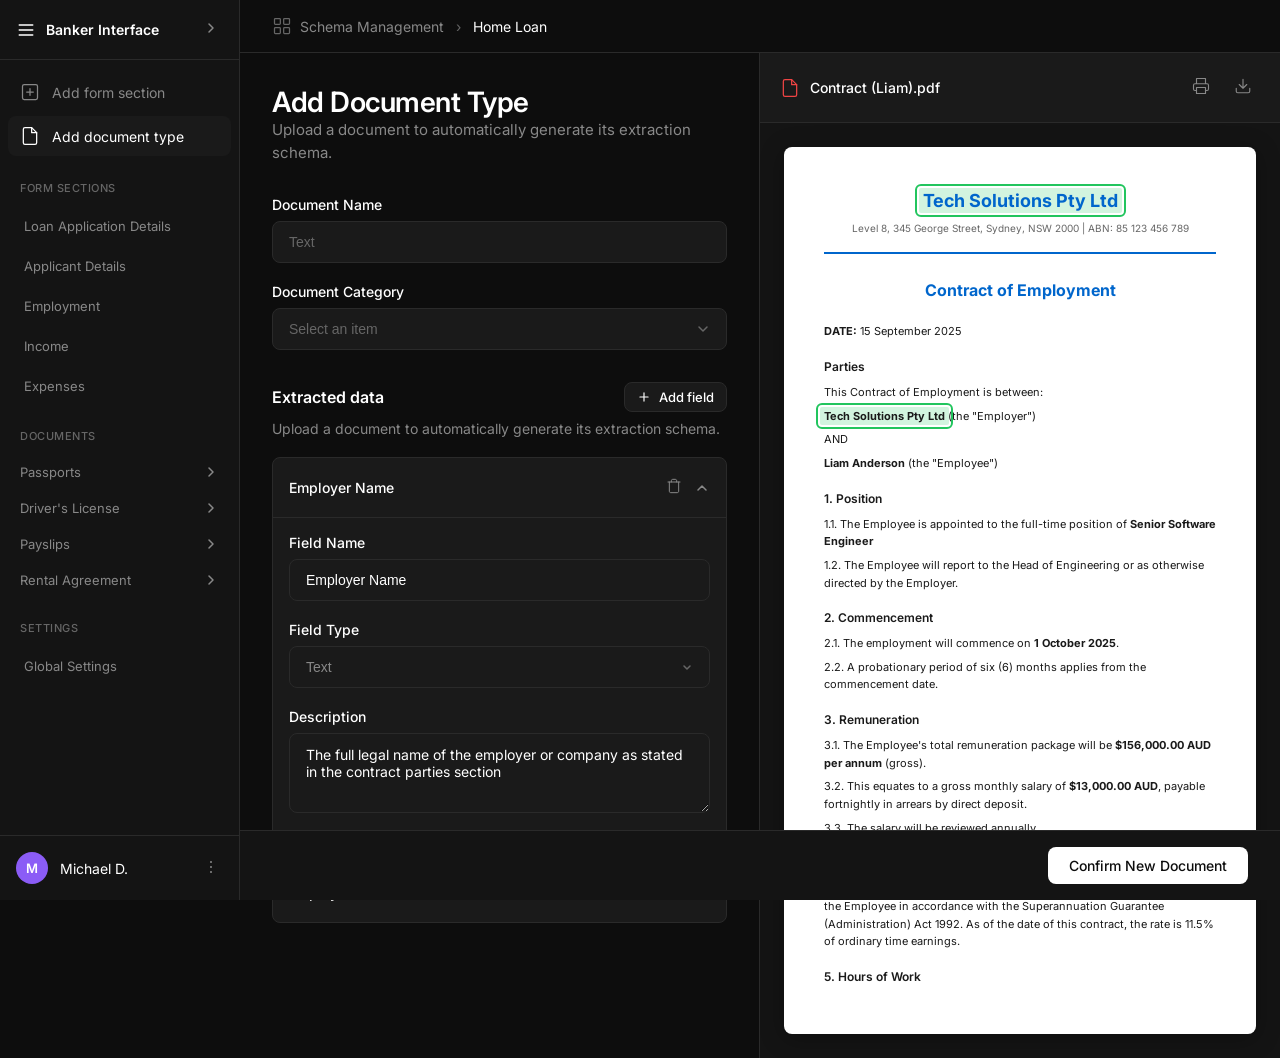
<file: hark/extraction.html>
<!DOCTYPE html>
<html lang="en">
<head>
  <meta charset="UTF-8">
  <meta name="viewport" content="width=device-width, initial-scale=1.0">
  <title>Hark - Document Extraction</title>
  <link rel="preconnect" href="https://fonts.googleapis.com">
  <link rel="preconnect" href="https://fonts.gstatic.com" crossorigin>
  <link href="https://fonts.googleapis.com/css2?family=Inter:wght@400;500;600;700&display=swap" rel="stylesheet">
  <link rel="stylesheet" href="styles.css">
</head>
<body>
  <div class="app-container">
    
    <!-- Sidebar -->
    <aside class="sidebar">
      <div class="sidebar-header">
        <div class="logo">
          <svg width="24" height="24" viewBox="0 0 24 24" fill="none" xmlns="http://www.w3.org/2000/svg">
            <path d="M4 6H20M4 12H20M4 18H20" stroke="currentColor" stroke-width="2" stroke-linecap="round"/>
          </svg>
          <span class="logo-text">Banker Interface</span>
        </div>
        <button class="sidebar-toggle">
          <svg width="16" height="16" viewBox="0 0 16 16" fill="none" xmlns="http://www.w3.org/2000/svg">
            <path d="M6 12L10 8L6 4" stroke="currentColor" stroke-width="1.5" stroke-linecap="round" stroke-linejoin="round"/>
          </svg>
        </button>
      </div>
      
      <nav class="sidebar-nav">
        <!-- Action Items -->
        <a href="add-form-section.html" class="nav-item">
          <svg width="20" height="20" viewBox="0 0 24 24" fill="none" xmlns="http://www.w3.org/2000/svg">
            <rect x="3" y="3" width="18" height="18" rx="2" stroke="currentColor" stroke-width="1.5"/>
            <path d="M12 8V16M8 12H16" stroke="currentColor" stroke-width="1.5" stroke-linecap="round"/>
          </svg>
          <span>Add form section</span>
        </a>
        <a href="#" class="nav-item active">
          <svg width="20" height="20" viewBox="0 0 24 24" fill="none" xmlns="http://www.w3.org/2000/svg">
            <path d="M14 2H6C4.89543 2 4 2.89543 4 4V20C4 21.1046 4.89543 22 6 22H18C19.1046 22 20 21.1046 20 20V8L14 2Z" stroke="currentColor" stroke-width="1.5" stroke-linecap="round" stroke-linejoin="round"/>
            <path d="M14 2V8H20" stroke="currentColor" stroke-width="1.5" stroke-linecap="round" stroke-linejoin="round"/>
          </svg>
          <span>Add document type</span>
        </a>
        
        <!-- Form Sections -->
        <div class="nav-section">
          <span class="nav-section-title">Form sections</span>
        </div>
        <a href="#" class="nav-item nav-item-sub">Loan Application Details</a>
        <a href="#" class="nav-item nav-item-sub">Applicant Details</a>
        <a href="#" class="nav-item nav-item-sub">Employment</a>
        <a href="#" class="nav-item nav-item-sub">Income</a>
        <a href="#" class="nav-item nav-item-sub">Expenses</a>
        
        <!-- Documents -->
        <div class="nav-section">
          <span class="nav-section-title">Documents</span>
        </div>
        
        <div class="nav-group collapsed">
          <button class="nav-group-header">
            <span>Passports</span>
            <svg class="nav-chevron" width="16" height="16" viewBox="0 0 16 16" fill="none" xmlns="http://www.w3.org/2000/svg">
              <path d="M4 6L8 10L12 6" stroke="currentColor" stroke-width="1.5" stroke-linecap="round" stroke-linejoin="round"/>
            </svg>
          </button>
          <div class="nav-group-items">
            <a href="#" class="nav-item nav-item-nested">International Passport</a>
          </div>
        </div>
        
        <div class="nav-group collapsed">
          <button class="nav-group-header">
            <span>Driver's License</span>
            <svg class="nav-chevron" width="16" height="16" viewBox="0 0 16 16" fill="none" xmlns="http://www.w3.org/2000/svg">
              <path d="M4 6L8 10L12 6" stroke="currentColor" stroke-width="1.5" stroke-linecap="round" stroke-linejoin="round"/>
            </svg>
          </button>
          <div class="nav-group-items">
            <a href="#" class="nav-item nav-item-nested">VIC Driver's Licence</a>
            <a href="#" class="nav-item nav-item-nested">NSW Driver's Licence</a>
            <a href="#" class="nav-item nav-item-nested">QLD Driver's Licence</a>
          </div>
        </div>
        
        <div class="nav-group collapsed">
          <button class="nav-group-header">
            <span>Payslips</span>
            <svg class="nav-chevron" width="16" height="16" viewBox="0 0 16 16" fill="none" xmlns="http://www.w3.org/2000/svg">
              <path d="M4 6L8 10L12 6" stroke="currentColor" stroke-width="1.5" stroke-linecap="round" stroke-linejoin="round"/>
            </svg>
          </button>
          <div class="nav-group-items">
            <a href="#" class="nav-item nav-item-nested">Standard Payslip</a>
            <a href="#" class="nav-item nav-item-nested">Government Payslip</a>
            <a href="#" class="nav-item nav-item-nested">Contractor Payslip</a>
          </div>
        </div>
        
        <div class="nav-group collapsed">
          <button class="nav-group-header">
            <span>Rental Agreement</span>
            <svg class="nav-chevron" width="16" height="16" viewBox="0 0 16 16" fill="none" xmlns="http://www.w3.org/2000/svg">
              <path d="M4 6L8 10L12 6" stroke="currentColor" stroke-width="1.5" stroke-linecap="round" stroke-linejoin="round"/>
            </svg>
          </button>
          <div class="nav-group-items">
            <a href="#" class="nav-item nav-item-nested">Residential Lease Agreement</a>
            <a href="#" class="nav-item nav-item-nested">Commercial Lease Agreement</a>
          </div>
        </div>
        
        <!-- Settings -->
        <div class="nav-section">
          <span class="nav-section-title">Settings</span>
        </div>
        <a href="#" class="nav-item nav-item-sub">Global Settings</a>
      </nav>
      
      <div class="sidebar-footer">
        <div class="user-info">
          <div class="user-avatar">M</div>
          <span class="user-name">Michael D.</span>
          <button class="user-menu">
            <svg width="16" height="16" viewBox="0 0 16 16" fill="none" xmlns="http://www.w3.org/2000/svg">
              <circle cx="8" cy="3" r="1" fill="currentColor"/>
              <circle cx="8" cy="8" r="1" fill="currentColor"/>
              <circle cx="8" cy="13" r="1" fill="currentColor"/>
            </svg>
          </button>
        </div>
      </div>
    </aside>
    
    <!-- Main Content -->
    <main class="main-content">
      <!-- Top Bar -->
      <div class="top-bar">
        <div class="breadcrumb">
          <svg width="20" height="20" viewBox="0 0 24 24" fill="none" xmlns="http://www.w3.org/2000/svg">
            <rect x="3" y="3" width="7" height="7" rx="1" stroke="currentColor" stroke-width="1.5"/>
            <rect x="14" y="3" width="7" height="7" rx="1" stroke="currentColor" stroke-width="1.5"/>
            <rect x="3" y="14" width="7" height="7" rx="1" stroke="currentColor" stroke-width="1.5"/>
            <rect x="14" y="14" width="7" height="7" rx="1" stroke="currentColor" stroke-width="1.5"/>
          </svg>
          <span>Schema Management</span>
          <span class="breadcrumb-separator">›</span>
          <span class="breadcrumb-current">Home Loan</span>
        </div>
      </div>
      
      <!-- Content Area - Split View -->
      <div class="content-area content-area-full">
        <div class="extraction-layout">
          
          <!-- Left Panel - Form Fields -->
          <div class="extraction-panel extraction-fields">
            <div class="page-header-simple">
              <h1 class="page-title">Add Document Type</h1>
              <p class="page-subtitle">Upload a document to automatically generate its extraction schema.</p>
            </div>
            
            <!-- Document Name -->
            <div class="form-group">
              <label class="form-label">Document Name</label>
              <input type="text" class="form-input" placeholder="Text" value="">
            </div>
            
            <!-- Document Category -->
            <div class="form-group">
              <label class="form-label">Document Category</label>
              <div class="combobox" id="categoryCombobox">
                <input type="text" class="combobox-input" placeholder="Select an item" id="categoryInput">
                <svg class="combobox-chevron" width="16" height="16" viewBox="0 0 16 16" fill="none" xmlns="http://www.w3.org/2000/svg">
                  <path d="M4 6L8 10L12 6" stroke="currentColor" stroke-width="1.5" stroke-linecap="round" stroke-linejoin="round"/>
                </svg>
                <div class="combobox-dropdown" id="categoryDropdown">
                  <div class="combobox-option" data-value="Passports">Passports</div>
                  <div class="combobox-option" data-value="Driver's License">Driver's License</div>
                  <div class="combobox-option" data-value="Payslips">Payslips</div>
                  <div class="combobox-option" data-value="Rental Agreement">Rental Agreement</div>
                  <div class="combobox-create" id="createOption" style="display: none;">
                    <svg width="14" height="14" viewBox="0 0 24 24" fill="none" xmlns="http://www.w3.org/2000/svg">
                      <path d="M12 5V19M5 12H19" stroke="currentColor" stroke-width="2" stroke-linecap="round"/>
                    </svg>
                    <span>Create "<span id="createText"></span>"</span>
                  </div>
                </div>
              </div>
            </div>
            
            <!-- Extracted Data Section -->
            <div class="extracted-section">
              <div class="extracted-header">
                <h2 class="extracted-title">Extracted data</h2>
                <button class="btn btn-secondary btn-sm">
                  <svg width="14" height="14" viewBox="0 0 24 24" fill="none" xmlns="http://www.w3.org/2000/svg">
                    <path d="M12 5V19M5 12H19" stroke="currentColor" stroke-width="2" stroke-linecap="round"/>
                  </svg>
                  Add field
                </button>
              </div>
              <p class="extracted-subtitle">Upload a document to automatically generate its extraction schema.</p>
              
              <!-- Field Cards -->
              <div class="field-cards">
                
                <!-- Field 1: Employer Name -->
                <div class="field-card expanded" data-highlight="highlight-employer-name,highlight-employer-name-header">
                  <div class="field-card-header" onclick="toggleFieldCard(this)">
                    <span class="field-card-title">Employer Name</span>
                    <div class="field-card-actions">
                      <button class="field-action-btn">
                        <svg width="16" height="16" viewBox="0 0 24 24" fill="none" xmlns="http://www.w3.org/2000/svg">
                          <path d="M3 6H21M19 6V20C19 21.1046 18.1046 22 17 22H7C5.89543 22 5 21.1046 5 20V6M8 6V4C8 2.89543 8.89543 2 10 2H14C15.1046 2 16 2.89543 16 4V6" stroke="currentColor" stroke-width="1.5" stroke-linecap="round" stroke-linejoin="round"/>
                        </svg>
                      </button>
                      <svg class="field-chevron" width="16" height="16" viewBox="0 0 16 16" fill="none" xmlns="http://www.w3.org/2000/svg">
                        <path d="M4 6L8 10L12 6" stroke="currentColor" stroke-width="1.5" stroke-linecap="round" stroke-linejoin="round"/>
                      </svg>
                    </div>
                  </div>
                  <div class="field-card-body">
                    <div class="form-group">
                      <label class="form-label">Field Name</label>
                      <input type="text" class="form-input" value="Employer Name">
                    </div>
                    <div class="form-group">
                      <label class="form-label">Field Type</label>
                      <select class="form-select">
                        <option selected>Text</option>
                        <option>Number</option>
                        <option>Date</option>
                        <option>Currency</option>
                      </select>
                    </div>
                    <div class="form-group">
                      <label class="form-label">Description</label>
                      <textarea class="form-textarea" placeholder="Describe the field clearly so the AI knows exactly what to look for and how to extract it.">The full legal name of the employer or company as stated in the contract parties section</textarea>
                    </div>
                  </div>
                </div>
                
                <!-- Field 2: Employer ABN -->
                <div class="field-card" data-highlight="highlight-employer-abn,highlight-employer-abn-header">
                  <div class="field-card-header" onclick="toggleFieldCard(this)">
                    <span class="field-card-title">Employer ABN</span>
                    <div class="field-card-actions">
                      <button class="field-action-btn">
                        <svg width="16" height="16" viewBox="0 0 24 24" fill="none" xmlns="http://www.w3.org/2000/svg">
                          <path d="M3 6H21M19 6V20C19 21.1046 18.1046 22 17 22H7C5.89543 22 5 21.1046 5 20V6M8 6V4C8 2.89543 8.89543 2 10 2H14C15.1046 2 16 2.89543 16 4V6" stroke="currentColor" stroke-width="1.5" stroke-linecap="round" stroke-linejoin="round"/>
                        </svg>
                      </button>
                      <svg class="field-chevron" width="16" height="16" viewBox="0 0 16 16" fill="none" xmlns="http://www.w3.org/2000/svg">
                        <path d="M4 6L8 10L12 6" stroke="currentColor" stroke-width="1.5" stroke-linecap="round" stroke-linejoin="round"/>
                      </svg>
                    </div>
                  </div>
                  <div class="field-card-body">
                    <div class="form-group">
                      <label class="form-label">Field Name</label>
                      <input type="text" class="form-input" value="Employer ABN">
                    </div>
                    <div class="form-group">
                      <label class="form-label">Field Type</label>
                      <select class="form-select">
                        <option selected>Text</option>
                        <option>Number</option>
                        <option>Date</option>
                        <option>Currency</option>
                      </select>
                    </div>
                    <div class="form-group">
                      <label class="form-label">Description</label>
                      <textarea class="form-textarea" placeholder="Describe the field clearly so the AI knows exactly what to look for and how to extract it."></textarea>
                    </div>
                  </div>
                </div>
                
              </div>
            </div>
          </div>
          
          <!-- Right Panel - PDF Preview -->
          <div class="extraction-panel extraction-preview">
            <div class="pdf-preview-header">
              <div class="pdf-file-info">
                <svg width="20" height="20" viewBox="0 0 24 24" fill="none" xmlns="http://www.w3.org/2000/svg">
                  <path d="M14 2H6C4.89543 2 4 2.89543 4 4V20C4 21.1046 4.89543 22 6 22H18C19.1046 22 20 21.1046 20 20V8L14 2Z" stroke="#EF4444" stroke-width="1.5" stroke-linecap="round" stroke-linejoin="round"/>
                  <path d="M14 2V8H20" stroke="#EF4444" stroke-width="1.5" stroke-linecap="round" stroke-linejoin="round"/>
                </svg>
                <span class="pdf-file-name">Contract (Liam).pdf</span>
              </div>
              <div class="pdf-actions">
                <button class="pdf-action-btn" title="Print">
                  <svg width="18" height="18" viewBox="0 0 24 24" fill="none" xmlns="http://www.w3.org/2000/svg">
                    <path d="M6 9V2H18V9M6 18H4C2.89543 18 2 17.1046 2 16V11C2 9.89543 2.89543 9 4 9H20C21.1046 9 22 9.89543 22 11V16C22 17.1046 21.1046 18 20 18H18M6 14H18V22H6V14Z" stroke="currentColor" stroke-width="1.5" stroke-linecap="round" stroke-linejoin="round"/>
                  </svg>
                </button>
                <button class="pdf-action-btn" title="Download">
                  <svg width="18" height="18" viewBox="0 0 24 24" fill="none" xmlns="http://www.w3.org/2000/svg">
                    <path d="M21 15V19C21 20.1046 20.1046 21 19 21H5C3.89543 21 3 20.1046 3 19V15M7 10L12 15M12 15L17 10M12 15V3" stroke="currentColor" stroke-width="1.5" stroke-linecap="round" stroke-linejoin="round"/>
                  </svg>
                </button>
              </div>
            </div>
            
            <div class="pdf-preview-content">
              <!-- Simulated PDF Document -->
              <div class="pdf-document">
                <div class="pdf-company-header">
                  <div class="pdf-logo"><span class="pdf-highlight" id="highlight-employer-name-header">Tech Solutions Pty Ltd</span></div>
                  <div class="pdf-address">Level 8, 345 George Street, Sydney, NSW 2000 | ABN: <span class="pdf-highlight" id="highlight-employer-abn-header">85 123 456 789</span></div>
                </div>
                
                <h1 class="pdf-title">Contract of Employment</h1>
                
                <p class="pdf-date"><strong>DATE:</strong> 15 September 2025</p>
                
                <h2 class="pdf-section">Parties</h2>
                <p class="pdf-text">This Contract of Employment is between:</p>
                <p class="pdf-text pdf-highlight-wrapper">
                  <span class="pdf-highlight" id="highlight-employer-name"><strong>Tech Solutions Pty Ltd</strong></span> (the "Employer")
                </p>
                <p class="pdf-text">AND</p>
                <p class="pdf-text"><strong>Liam Anderson</strong> (the "Employee")</p>
                
                <h2 class="pdf-section">1. Position</h2>
                <p class="pdf-text">1.1. The Employee is appointed to the full-time position of <strong>Senior Software Engineer</strong></p>
                <p class="pdf-text">1.2. The Employee will report to the Head of Engineering or as otherwise directed by the Employer.</p>
                
                <h2 class="pdf-section">2. Commencement</h2>
                <p class="pdf-text">2.1. The employment will commence on <strong>1 October 2025</strong>.</p>
                <p class="pdf-text">2.2. A probationary period of six (6) months applies from the commencement date.</p>
                
                <h2 class="pdf-section">3. Remuneration</h2>
                <p class="pdf-text">3.1. The Employee's total remuneration package will be <strong>$156,000.00 AUD per annum</strong> (gross).</p>
                <p class="pdf-text">3.2. This equates to a gross monthly salary of <strong>$13,000.00 AUD</strong>, payable fortnightly in arrears by direct deposit.</p>
                <p class="pdf-text">3.3. The salary will be reviewed annually.</p>
                
                <h2 class="pdf-section">4. Superannuation</h2>
                <p class="pdf-text">4.1. The Employer will make superannuation contributions on behalf of the Employee in accordance with the Superannuation Guarantee (Administration) Act 1992. As of the date of this contract, the rate is 11.5% of ordinary time earnings.</p>
                
                <h2 class="pdf-section">5. Hours of Work</h2>
              </div>
            </div>
          </div>
          
        </div>
      </div>
      
      <!-- Bottom Bar -->
      <div class="bottom-bar">
        <button class="btn btn-primary btn-confirm" onclick="confirmNewDocument()">Confirm New Document</button>
      </div>
    </main>
  </div>

  <script src="script.js"></script>
  <script>
    // Toggle field card expand/collapse
    function toggleFieldCard(header) {
      const card = header.closest('.field-card');
      const isExpanding = !card.classList.contains('expanded');
      
      // Close all other cards first
      const allCards = document.querySelectorAll('.field-card');
      allCards.forEach(otherCard => {
        if (otherCard !== card && otherCard.classList.contains('expanded')) {
          otherCard.classList.remove('expanded');
          // Remove highlights from other card
          const otherHighlightId = otherCard.dataset.highlight;
          if (otherHighlightId) {
            otherHighlightId.split(',').forEach(id => {
              const highlight = document.getElementById(id.trim());
              if (highlight) highlight.classList.remove('active');
            });
          }
        }
      });
      
      // Toggle current card
      card.classList.toggle('expanded');
      
      // Update highlight
      const highlightId = card.dataset.highlight;
      if (highlightId) {
        const highlightIds = highlightId.split(',');
        highlightIds.forEach(id => {
          const highlight = document.getElementById(id.trim());
          if (highlight) {
            if (card.classList.contains('expanded')) {
              highlight.classList.add('active');
            } else {
              highlight.classList.remove('active');
            }
          }
        });
      }
    }
    
    // Initialize highlights for expanded cards
    function initHighlights() {
      const expandedCards = document.querySelectorAll('.field-card.expanded');
      expandedCards.forEach(card => {
        const highlightId = card.dataset.highlight;
        if (highlightId) {
          // Handle multiple highlights (comma-separated)
          const highlightIds = highlightId.split(',');
          highlightIds.forEach(id => {
            const highlight = document.getElementById(id.trim());
            if (highlight) {
              highlight.classList.add('active');
            }
          });
        }
      });
    }
    
    // Initialize
    document.addEventListener('DOMContentLoaded', () => {
      initNavGroups();
      initCombobox();
      initHighlights();
    });
    
    // Confirm new document - add to sidebar
    function confirmNewDocument() {
      const categoryInput = document.getElementById('categoryInput');
      const documentNameInput = document.querySelector('.form-input[placeholder="Text"]');
      
      const categoryName = categoryInput.value.trim() || 'New Category';
      const documentName = documentNameInput.value.trim() || 'New Document';
      
      // Save to localStorage
      saveDocumentToStorage(categoryName, documentName);
      
      // Add to sidebar
      addDocumentToSidebar(categoryName, documentName);
      
      // Show success feedback
      showToast(documentName, categoryName, 'Created');
      
      // Redirect to add-document page after toast
      setTimeout(() => {
        window.location.href = 'add-document.html';
      }, 1500);
    }
    
    // Save document to localStorage
    function saveDocumentToStorage(categoryName, docName) {
      let docs = JSON.parse(localStorage.getItem('harkDocuments') || '[]');
      
      // Check if category exists
      let categoryIndex = docs.findIndex(d => d.category === categoryName);
      
      if (categoryIndex >= 0) {
        // Add document to existing category
        if (!docs[categoryIndex].items.includes(docName)) {
          docs[categoryIndex].items.push(docName);
        }
      } else {
        // Create new category
        docs.push({
          category: categoryName,
          items: [docName]
        });
      }
      
      localStorage.setItem('harkDocuments', JSON.stringify(docs));
    }
    
    // Add document to sidebar
    function addDocumentToSidebar(categoryName, docName) {
      const navGroups = window.document.querySelectorAll('.nav-group');
      const lastGroup = navGroups[navGroups.length - 1];
      
      // Check if category already exists in sidebar
      const existingGroup = Array.from(navGroups).find(g => 
        g.querySelector('.nav-group-header span')?.textContent === categoryName
      );
      
      if (existingGroup) {
        // Add item to existing group
        const items = existingGroup.querySelector('.nav-group-items');
        const newItem = window.document.createElement('a');
        newItem.href = '#';
        newItem.className = 'nav-item nav-item-nested';
        newItem.textContent = docName;
        items.appendChild(newItem);
      } else {
        // Create new group
        const newGroup = window.document.createElement('div');
        newGroup.className = 'nav-group';
        newGroup.innerHTML = `
          <button class="nav-group-header">
            <span>${categoryName}</span>
            <svg class="nav-chevron" width="16" height="16" viewBox="0 0 16 16" fill="none" xmlns="http://www.w3.org/2000/svg">
              <path d="M4 6L8 10L12 6" stroke="currentColor" stroke-width="1.5" stroke-linecap="round" stroke-linejoin="round"/>
            </svg>
          </button>
          <div class="nav-group-items">
            <a href="#" class="nav-item nav-item-nested">${docName}</a>
          </div>
        `;
        
        lastGroup.parentNode.insertBefore(newGroup, lastGroup.nextSibling);
        
        // Re-init nav groups for the new one
        const newHeader = newGroup.querySelector('.nav-group-header');
        newHeader.addEventListener('click', () => {
          newGroup.classList.toggle('collapsed');
        });
      }
    }
    
    // Toast notification
    function showToast(title, subtitle, label) {
      // Remove existing toast
      const existingToast = document.querySelector('.toast');
      if (existingToast) existingToast.remove();
      
      const toast = document.createElement('div');
      toast.className = 'toast';
      toast.innerHTML = `
        <div class="toast-icon">
          <svg width="20" height="20" viewBox="0 0 24 24" fill="none" xmlns="http://www.w3.org/2000/svg">
            <path d="M14 2H6C4.89543 2 4 2.89543 4 4V20C4 21.1046 4.89543 22 6 22H18C19.1046 22 20 21.1046 20 20V8L14 2Z" stroke="currentColor" stroke-width="1.5" stroke-linecap="round" stroke-linejoin="round" stroke-dasharray="4 2"/>
            <path d="M14 2V8H20" stroke="currentColor" stroke-width="1.5" stroke-linecap="round" stroke-linejoin="round" stroke-dasharray="4 2"/>
          </svg>
        </div>
        <div class="toast-content">
          <div class="toast-title">${title}</div>
          <div class="toast-subtitle">${subtitle}</div>
        </div>
        <div class="toast-label">${label}</div>
      `;
      document.body.appendChild(toast);
      
      // Animate in
      setTimeout(() => toast.classList.add('show'), 10);
      
      // Remove after 3s
      setTimeout(() => {
        toast.classList.remove('show');
        setTimeout(() => toast.remove(), 300);
      }, 3000);
    }
    
    // Combobox functionality
    function initCombobox() {
      const combobox = document.getElementById('categoryCombobox');
      const input = document.getElementById('categoryInput');
      const dropdown = document.getElementById('categoryDropdown');
      const options = dropdown.querySelectorAll('.combobox-option');
      const createOption = document.getElementById('createOption');
      const createText = document.getElementById('createText');
      
      const defaultOptions = ['Passports', "Driver's License", 'Payslips', 'Rental Agreement'];
      
      // Toggle dropdown on input focus
      input.addEventListener('focus', () => {
        combobox.classList.add('open');
        filterOptions('');
      });
      
      // Close dropdown when clicking outside
      document.addEventListener('click', (e) => {
        if (!combobox.contains(e.target)) {
          combobox.classList.remove('open');
        }
      });
      
      // Filter options on input
      input.addEventListener('input', (e) => {
        const value = e.target.value.toLowerCase().trim();
        filterOptions(value);
      });
      
      function filterOptions(searchValue) {
        let hasMatch = false;
        let exactMatch = false;
        
        options.forEach(option => {
          const text = option.dataset.value.toLowerCase();
          if (searchValue === '' || text.includes(searchValue)) {
            option.classList.remove('hidden');
            hasMatch = true;
            if (text === searchValue) {
              exactMatch = true;
            }
          } else {
            option.classList.add('hidden');
          }
        });
        
        // Show create option if no exact match and there's input
        if (searchValue && !exactMatch) {
          createOption.style.display = 'flex';
          createText.textContent = input.value;
        } else {
          createOption.style.display = 'none';
        }
      }
      
      // Select option
      options.forEach(option => {
        option.addEventListener('click', () => {
          input.value = option.dataset.value;
          combobox.classList.remove('open');
        });
      });
      
      // Create new option
      createOption.addEventListener('click', () => {
        const newValue = input.value.trim();
        if (newValue) {
          // Add new option to dropdown
          const newOption = document.createElement('div');
          newOption.className = 'combobox-option';
          newOption.dataset.value = newValue;
          newOption.textContent = newValue;
          newOption.addEventListener('click', () => {
            input.value = newOption.dataset.value;
            combobox.classList.remove('open');
          });
          dropdown.insertBefore(newOption, createOption);
          
          combobox.classList.remove('open');
        }
      });
    }
  </script>
</body>
</html>
</file>
<file: styles.css>
/* Reset & Base */
* {
  margin: 0;
  padding: 0;
  box-sizing: border-box;
}

:root {
  --bg-color: #f2f2f7;
  --text-primary: #1a1a1a;
  --text-secondary: #8e8e93;
  --text-tertiary: #c7c7cc;
  --accent-green: #a8e025;
  --accent-green-light: #b8f25c;
  --btn-dark: #1c1c1e;
  --white: #ffffff;
  --border-color: #e5e5ea;
}

body {
  font-family: -apple-system, BlinkMacSystemFont, 'SF Pro Display', 'Inter', sans-serif;
  background: linear-gradient(135deg, #667eea 0%, #764ba2 100%);
  min-height: 100vh;
  display: flex;
  justify-content: center;
  align-items: center;
  padding: 20px;
  -webkit-font-smoothing: antialiased;
}

/* Device Frame */
.device-frame {
  width: 390px;
  height: 844px;
  background: var(--bg-color);
  border-radius: 50px;
  position: relative;
  overflow: hidden;
  box-shadow: 
    0 50px 100px -20px rgba(0,0,0,0.4),
    0 30px 60px -30px rgba(0,0,0,0.5),
    inset 0 0 0 10px #1a1a1a;
}

.screen-container {
  width: 100%;
  height: 100%;
  position: relative;
  overflow: hidden;
}

/* ==========================================
   FIXED PROGRESS BAR
   ========================================== */
.progress-bar-fixed {
  position: absolute;
  top: 70px;
  left: 24px;
  right: 24px;
  z-index: 100;
  opacity: 0;
  visibility: hidden;
  transition: opacity 0.3s ease, visibility 0.3s ease;
}

.progress-bar-fixed.visible {
  opacity: 1;
  visibility: visible;
}

.progress-track {
  display: flex;
  gap: 8px;
  position: relative;
}

.progress-segment {
  flex: 1;
  height: 4px;
  background: var(--text-tertiary);
  border-radius: 2px;
}

/* The sliding indicator */
.progress-indicator {
  position: absolute;
  top: 0;
  left: 0;
  height: 4px;
  background: var(--text-primary);
  border-radius: 2px;
  transition: transform 0.4s cubic-bezier(0.4, 0, 0.2, 1), width 0.4s cubic-bezier(0.4, 0, 0.2, 1);
  /* Width will be set by JS based on segment width */
}

/* ==========================================
   SCREENS
   ========================================== */
.screen {
  position: absolute;
  top: 0;
  left: 0;
  width: 100%;
  height: 100%;
  background: var(--bg-color);
  opacity: 0;
  visibility: hidden;
  transition: opacity 0.4s ease, visibility 0.4s ease;
}

.screen.active {
  opacity: 1;
  visibility: visible;
}

.screen.exiting {
  opacity: 0;
}

.screen-content {
  padding: 70px 24px 40px;
  height: 100%;
  display: flex;
  flex-direction: column;
}

/* Content with progress bar needs extra top padding */
.screen-content.has-progress {
  padding-top: 110px;
}

/* ==========================================
   WELCOME SCREEN
   ========================================== */
.welcome-screen {
  justify-content: flex-start;
  padding-top: 120px;
  align-items: center;
  text-align: center;
}

.welcome-logo-container {
  position: relative;
  width: 180px;
  height: 180px;
  display: flex;
  justify-content: center;
  align-items: center;
  margin-bottom: 40px;
}

.logo-rings {
  position: absolute;
  width: 100%;
  height: 100%;
}

.ring {
  position: absolute;
  top: 50%;
  left: 50%;
  transform: translate(-50%, -50%);
  border: 2px solid var(--text-tertiary);
  border-radius: 24px;
  opacity: 0;
}

.ring-1 { width: 110px; height: 110px; border-radius: 26px; }
.ring-2 { width: 130px; height: 130px; border-radius: 30px; }
.ring-3 { width: 150px; height: 150px; border-radius: 34px; }
.ring-4 { width: 170px; height: 170px; border-radius: 38px; }

.screen.active .ring {
  animation: ringPulse 0.8s ease-out forwards;
}

.screen.active .ring-1 { animation-delay: 0.2s; }
.screen.active .ring-2 { animation-delay: 0.35s; }
.screen.active .ring-3 { animation-delay: 0.5s; }
.screen.active .ring-4 { animation-delay: 0.65s; }

@keyframes ringPulse {
  0% {
    opacity: 0;
    transform: translate(-50%, -50%) scale(0.8);
  }
  50% {
    opacity: 0.6;
  }
  100% {
    opacity: 0.3;
    transform: translate(-50%, -50%) scale(1);
  }
}

.logo-icon {
  width: 90px;
  height: 90px;
  opacity: 0;
  transform: scale(0.5);
}

.screen.active .logo-icon {
  animation: logoAppear 0.6s cubic-bezier(0.34, 1.56, 0.64, 1) 0.1s forwards;
}

@keyframes logoAppear {
  to {
    opacity: 1;
    transform: scale(1);
  }
}

.logo-icon svg {
  width: 100%;
  height: 100%;
  filter: drop-shadow(0 8px 24px rgba(168, 224, 37, 0.4));
}

.welcome-text {
  opacity: 0;
  transform: translateY(20px);
}

.screen.active .welcome-text {
  animation: fadeSlideUp 0.6s ease-out 0.4s forwards;
}

.welcome-title {
  font-size: 32px;
  font-weight: 700;
  color: var(--text-primary);
  margin-bottom: 16px;
  letter-spacing: -0.5px;
}

.welcome-subtitle {
  font-size: 17px;
  color: var(--text-secondary);
  line-height: 1.5;
}

/* ==========================================
   QUESTION SECTION
   ========================================== */
.question-section {
  margin-bottom: 40px;
  opacity: 0;
  transform: translateX(40px);
}

.screen.active .question-section {
  animation: fadeSlideFromRight 0.5s ease-out 0.1s forwards;
}

.question-title {
  font-size: 32px;
  font-weight: 700;
  color: var(--text-primary);
  line-height: 1.2;
  margin-bottom: 12px;
  letter-spacing: -0.5px;
}

.question-subtitle {
  font-size: 17px;
  color: var(--text-secondary);
}

/* ==========================================
   PICKER
   ========================================== */
.picker-container {
  flex: 1;
  display: flex;
  align-items: flex-start;
  justify-content: center;
  padding-top: 20px;
  opacity: 0;
  transform: translateY(30px);
}

.screen.active .picker-container {
  animation: fadeSlideUp 0.5s ease-out 0.5s forwards;
}

.picker {
  display: flex;
  gap: 10px;
  position: relative;
  padding: 0 20px;
}

.picker-column {
  display: flex;
  flex-direction: column;
  align-items: center;
  gap: 4px;
}

.picker-item {
  font-size: 22px;
  font-weight: 500;
  color: var(--text-primary);
  padding: 6px 12px;
  transition: opacity 0.3s ease;
}

.picker-item.faded {
  color: var(--text-tertiary);
  font-size: 20px;
}

.picker-item.selected {
  font-weight: 600;
}

.picker-item .value {
  font-weight: 700;
  font-size: 24px;
}

.picker-item .unit {
  font-size: 16px;
  font-weight: 500;
  color: var(--text-secondary);
  margin-left: 2px;
}

.picker-highlight {
  position: absolute;
  top: 50%;
  left: 0;
  right: 0;
  height: 44px;
  transform: translateY(-50%);
  background: rgba(0,0,0,0.03);
  border-radius: 10px;
  pointer-events: none;
}

/* ==========================================
   CONFIRM SCREEN
   ========================================== */
.confirm-content {
  flex: 1;
  display: flex;
  flex-direction: column;
  align-items: center;
}

.total-time {
  display: flex;
  flex-direction: column;
  align-items: center;
  margin-bottom: 48px;
  opacity: 0;
  transform: translateX(40px);
}

.screen.active .total-time {
  animation: fadeSlideFromRight 0.5s ease-out 0.1s forwards;
}

.time-display {
  font-size: 80px;
  font-weight: 700;
  color: var(--text-primary);
  letter-spacing: -2px;
  font-variant-numeric: tabular-nums;
}

.time-label {
  font-size: 17px;
  color: var(--text-secondary);
  margin-top: 4px;
}

.settings-list {
  width: 100%;
  display: flex;
  flex-direction: column;
  gap: 20px;
}

.setting-item {
  display: flex;
  align-items: center;
  gap: 16px;
  opacity: 0;
  transform: translateX(40px);
}

.screen.active .setting-item:nth-child(1) {
  animation: fadeSlideFromRight 0.5s ease-out 0.2s forwards;
}

.screen.active .setting-item:nth-child(2) {
  animation: fadeSlideFromRight 0.5s ease-out 0.28s forwards;
}

.screen.active .setting-item:nth-child(3) {
  animation: fadeSlideFromRight 0.5s ease-out 0.36s forwards;
}

.setting-icon {
  width: 28px;
  height: 28px;
  color: var(--text-secondary);
}

.setting-icon svg {
  width: 100%;
  height: 100%;
}

.setting-label {
  font-size: 17px;
  color: var(--text-primary);
  flex: 1;
}

.setting-value {
  font-size: 15px;
  font-weight: 600;
  color: var(--accent-green);
  background: rgba(168, 224, 37, 0.15);
  padding: 8px 14px;
  border-radius: 20px;
}

.setting-value-circle {
  font-size: 15px;
  font-weight: 600;
  color: var(--accent-green);
  width: 36px;
  height: 36px;
  border: 2px solid var(--accent-green);
  border-radius: 50%;
  display: flex;
  align-items: center;
  justify-content: center;
}

/* ==========================================
   BOTTOM SECTION & BUTTONS
   ========================================== */
.bottom-section {
  margin-top: auto;
  padding-top: 20px;
  opacity: 0;
  transform: translateX(40px);
}

/* Welcome screen - button comes from bottom */
.welcome-screen .bottom-section {
  transform: translateY(20px);
}

.screen.active .welcome-screen .bottom-section {
  animation: fadeSlideUp 0.5s ease-out 0.5s forwards;
}

/* Onboarding screens - button comes from right */
.screen-content.has-progress .bottom-section {
  transform: translateX(40px);
}

.screen.active .screen-content.has-progress .bottom-section {
  animation: fadeSlideFromRight 0.5s ease-out 0.2s forwards;
}

.btn {
  width: 100%;
  padding: 18px 32px;
  border: none;
  border-radius: 16px;
  font-size: 17px;
  font-weight: 600;
  cursor: pointer;
  transition: transform 0.2s ease, box-shadow 0.2s ease;
}

.btn:active {
  transform: scale(0.98);
}

.btn-dark {
  background: var(--btn-dark);
  color: var(--white);
}

.btn-dark:hover {
  box-shadow: 0 8px 24px rgba(0,0,0,0.2);
}

.btn-green {
  background: linear-gradient(135deg, var(--accent-green-light) 0%, var(--accent-green) 100%);
  color: var(--text-primary);
}

.btn-green:hover {
  box-shadow: 0 8px 24px rgba(168, 224, 37, 0.4);
}

/* ==========================================
   HOME INDICATOR
   ========================================== */
.home-indicator {
  position: absolute;
  bottom: 10px;
  left: 50%;
  transform: translateX(-50%);
  width: 134px;
  height: 5px;
  background: var(--text-primary);
  border-radius: 3px;
  opacity: 0.2;
}

/* ==========================================
   ANIMATIONS
   ========================================== */
@keyframes fadeSlideUp {
  to {
    opacity: 1;
    transform: translateY(0);
  }
}

@keyframes fadeSlideDown {
  to {
    opacity: 1;
    transform: translateY(0);
  }
}

@keyframes fadeSlideRight {
  to {
    opacity: 1;
    transform: translateX(0);
  }
}

/* Elements entering from the right */
@keyframes fadeSlideFromRight {
  from {
    opacity: 0;
    transform: translateX(40px);
  }
  to {
    opacity: 1;
    transform: translateX(0);
  }
}

@keyframes scaleIn {
  to {
    opacity: 1;
    transform: scale(1);
  }
}

/* Screen content transitions */
.screen-content.fade-out {
  animation: contentFadeOut 0.3s ease-out forwards;
}

.screen-content.fade-in {
  animation: contentFadeIn 0.4s ease-out forwards;
}

@keyframes contentFadeOut {
  from {
    opacity: 1;
    transform: translateX(0);
  }
  to {
    opacity: 0;
    transform: translateX(-40px);
  }
}

@keyframes contentFadeIn {
  from {
    opacity: 0;
    transform: translateX(40px);
  }
  to {
    opacity: 1;
    transform: translateX(0);
  }
}

/* ==========================================
   RESPONSIVE
   ========================================== */
@media (max-width: 430px) {
  body {
    padding: 0;
    background: var(--bg-color);
  }
  
  .device-frame {
    width: 100%;
    height: 100vh;
    border-radius: 0;
    box-shadow: none;
  }
}
</file>
<file: hark/styles.css>
/* ==========================================
   HARK DESIGN SYSTEM - CSS Variables
   ========================================== */
:root {
  /* Colors */
  --bg-primary: #0D0D0D;
  --bg-secondary: #141414;
  --bg-tertiary: #1A1A1A;
  --bg-elevated: #222222;
  
  --border-color: #2A2A2A;
  --border-light: #333333;
  
  --text-primary: #FFFFFF;
  --text-secondary: #888888;
  --text-tertiary: #666666;
  
  --accent-green: #22C55E;
  --accent-green-hover: #16A34A;
  
  --accent-purple: #8B5CF6;
  
  /* Spacing */
  --sidebar-width: 240px;
  --content-padding: 32px;
  
  /* Border Radius */
  --radius-sm: 6px;
  --radius-md: 8px;
  --radius-lg: 12px;
  --radius-xl: 16px;
  
  /* Transitions */
  --transition-fast: 0.15s ease;
  --transition-normal: 0.25s ease;
}

/* ==========================================
   RESET & BASE
   ========================================== */
* {
  margin: 0;
  padding: 0;
  box-sizing: border-box;
}

body {
  font-family: 'Inter', -apple-system, BlinkMacSystemFont, sans-serif;
  background: var(--bg-primary);
  color: var(--text-primary);
  min-height: 100vh;
  -webkit-font-smoothing: antialiased;
  -moz-osx-font-smoothing: grayscale;
}

a {
  text-decoration: none;
  color: inherit;
}

button {
  font-family: inherit;
  cursor: pointer;
  border: none;
  background: none;
}

/* ==========================================
   APP CONTAINER
   ========================================== */
.app-container {
  display: flex;
  min-height: 100vh;
}

/* ==========================================
   SIDEBAR
   ========================================== */
.sidebar {
  width: var(--sidebar-width);
  background: var(--bg-secondary);
  border-right: 1px solid var(--border-color);
  display: flex;
  flex-direction: column;
  position: fixed;
  top: 0;
  left: 0;
  height: 100vh;
  z-index: 100;
}

.sidebar-header {
  padding: 16px;
  display: flex;
  align-items: center;
  justify-content: space-between;
  border-bottom: 1px solid var(--border-color);
}

.logo {
  display: flex;
  align-items: center;
  gap: 10px;
  color: var(--text-primary);
}

.logo svg {
  width: 20px;
  height: 20px;
}

.logo-text {
  font-size: 14px;
  font-weight: 600;
}

.sidebar-toggle {
  color: var(--text-secondary);
  padding: 4px;
  border-radius: var(--radius-sm);
  transition: var(--transition-fast);
}

.sidebar-toggle:hover {
  background: var(--bg-tertiary);
  color: var(--text-primary);
}

.sidebar-nav {
  flex: 1;
  padding: 12px 8px;
  display: flex;
  flex-direction: column;
  gap: 4px;
}

.nav-item {
  display: flex;
  align-items: center;
  gap: 12px;
  padding: 10px 12px;
  border-radius: var(--radius-md);
  color: var(--text-secondary);
  font-size: 14px;
  transition: var(--transition-fast);
}

.nav-item:hover {
  background: var(--bg-tertiary);
  color: var(--text-primary);
}

.nav-item.active {
  background: var(--bg-tertiary);
  color: var(--text-primary);
}

.nav-item svg {
  flex-shrink: 0;
}

/* Nav Sections */
.nav-section {
  padding: 16px 12px 8px;
}

.nav-section-title {
  font-size: 11px;
  font-weight: 500;
  color: var(--text-tertiary);
  text-transform: uppercase;
  letter-spacing: 0.5px;
}

.nav-item-sub {
  padding-left: 16px;
  font-size: 13px;
}

/* Nav Groups (collapsible) */
.nav-group {
  display: flex;
  flex-direction: column;
}

.nav-group-header {
  display: flex;
  align-items: center;
  justify-content: space-between;
  padding: 8px 12px;
  color: var(--text-secondary);
  font-size: 13px;
  text-align: left;
  width: 100%;
  border-radius: var(--radius-md);
  transition: var(--transition-fast);
}

.nav-group-header:hover {
  background: var(--bg-tertiary);
  color: var(--text-primary);
}

.nav-chevron {
  transition: transform var(--transition-fast);
}

.nav-group.collapsed .nav-chevron {
  transform: rotate(-90deg);
}

.nav-group.collapsed .nav-group-items {
  display: none;
}

.nav-group-items {
  display: flex;
  flex-direction: column;
}

.nav-item-nested {
  padding: 6px 12px 6px 24px;
  font-size: 13px;
  color: var(--text-secondary);
}

.sidebar-footer {
  padding: 16px;
  border-top: 1px solid var(--border-color);
}

.user-info {
  display: flex;
  align-items: center;
  gap: 12px;
}

.user-avatar {
  width: 32px;
  height: 32px;
  background: var(--accent-purple);
  border-radius: 50%;
  display: flex;
  align-items: center;
  justify-content: center;
  font-size: 13px;
  font-weight: 600;
  color: var(--text-primary);
}

.user-name {
  flex: 1;
  font-size: 14px;
  color: var(--text-primary);
}

.user-menu {
  color: var(--text-secondary);
  padding: 4px;
  border-radius: var(--radius-sm);
  transition: var(--transition-fast);
}

.user-menu:hover {
  background: var(--bg-tertiary);
  color: var(--text-primary);
}

/* ==========================================
   MAIN CONTENT
   ========================================== */
.main-content {
  flex: 1;
  margin-left: var(--sidebar-width);
  display: flex;
  flex-direction: column;
}

.top-bar {
  padding: 16px var(--content-padding);
  border-bottom: 1px solid var(--border-color);
  background: var(--bg-primary);
}

.breadcrumb {
  display: flex;
  align-items: center;
  gap: 8px;
  color: var(--text-secondary);
  font-size: 14px;
}

.breadcrumb svg {
  color: var(--text-tertiary);
}

.breadcrumb-separator {
  color: var(--text-tertiary);
}

.breadcrumb-separator {
  color: var(--text-tertiary);
  margin: 0 4px;
}

.breadcrumb-current {
  color: var(--text-primary);
}

.content-area {
  flex: 1;
  padding: var(--content-padding);
  max-width: 900px;
}

.content-area-wide {
  max-width: 100%;
}

.empty-content {
  flex: 1;
  display: flex;
  align-items: center;
  justify-content: center;
  min-height: 400px;
}

.page-header-simple {
  margin-bottom: 32px;
}

.upload-container {
  margin-top: 16px;
}

/* ==========================================
   PAGE HEADER
   ========================================== */
.page-header {
  display: flex;
  justify-content: space-between;
  align-items: flex-start;
  margin-bottom: 32px;
}

.page-title-section {
  display: flex;
  flex-direction: column;
  gap: 8px;
}

.page-title {
  font-size: 28px;
  font-weight: 600;
  color: var(--text-primary);
  letter-spacing: -0.5px;
}

.page-subtitle {
  font-size: 15px;
  color: var(--text-secondary);
  line-height: 1.5;
}

/* ==========================================
   BUTTONS
   ========================================== */
.btn {
  display: inline-flex;
  align-items: center;
  justify-content: center;
  gap: 8px;
  padding: 10px 20px;
  border-radius: var(--radius-md);
  font-size: 14px;
  font-weight: 500;
  transition: var(--transition-fast);
}

.btn-primary {
  background: #2A2A2A;
  color: var(--text-primary);
  border: 1px solid var(--border-light);
}

.btn-primary:hover {
  background: #333333;
  border-color: #444444;
}

.btn-secondary {
  background: var(--bg-tertiary);
  color: var(--text-primary);
  border: 1px solid var(--border-color);
}

.btn-secondary:hover {
  background: var(--bg-elevated);
  border-color: var(--border-light);
}

/* ==========================================
   SCHEMA LIST
   ========================================== */
.schema-list {
  display: flex;
  flex-direction: column;
  gap: 12px;
}

.schema-item {
  display: flex;
  align-items: center;
  gap: 16px;
  padding: 20px;
  background: var(--bg-tertiary);
  border: 1px solid var(--border-color);
  border-radius: var(--radius-lg);
  transition: var(--transition-normal);
}

.schema-item:hover {
  background: var(--bg-elevated);
  border-color: var(--border-light);
}

.schema-icon {
  width: 48px;
  height: 48px;
  background: var(--bg-secondary);
  border-radius: var(--radius-md);
  display: flex;
  align-items: center;
  justify-content: center;
  color: var(--text-secondary);
}

.schema-info {
  flex: 1;
}

.schema-name {
  font-size: 16px;
  font-weight: 500;
  color: var(--text-primary);
  margin-bottom: 4px;
}

.schema-description {
  font-size: 14px;
  color: var(--text-secondary);
}

.schema-arrow {
  color: var(--text-tertiary);
  transition: var(--transition-fast);
}

.schema-item:hover .schema-arrow {
  color: var(--text-secondary);
  transform: translateX(4px);
}

/* ==========================================
   FORM ELEMENTS
   ========================================== */
.form-group {
  display: flex;
  flex-direction: column;
  gap: 8px;
  margin-bottom: 20px;
}

.form-label {
  font-size: 14px;
  font-weight: 500;
  color: var(--text-primary);
}

.form-input {
  padding: 12px 16px;
  background: var(--bg-tertiary);
  border: 1px solid var(--border-color);
  border-radius: var(--radius-md);
  color: var(--text-primary);
  font-size: 14px;
  transition: var(--transition-fast);
}

.form-input:focus {
  outline: none;
  border-color: var(--accent-green);
}

.form-input::placeholder {
  color: var(--text-tertiary);
}

.form-select {
  padding: 12px 16px;
  background: var(--bg-tertiary);
  border: 1px solid var(--border-color);
  border-radius: var(--radius-md);
  color: var(--text-secondary);
  font-size: 14px;
  cursor: pointer;
  appearance: none;
  background-image: url("data:image/svg+xml,%3Csvg width='12' height='12' viewBox='0 0 12 12' fill='none' xmlns='http://www.w3.org/2000/svg'%3E%3Cpath d='M3 5L6 8L9 5' stroke='%23666666' stroke-width='1.5' stroke-linecap='round' stroke-linejoin='round'/%3E%3C/svg%3E");
  background-repeat: no-repeat;
  background-position: right 16px center;
}

.form-select:focus {
  outline: none;
  border-color: var(--accent-green);
}

/* Combobox */
.combobox {
  position: relative;
}

.combobox-input {
  width: 100%;
  padding: 12px 40px 12px 16px;
  background: var(--bg-tertiary);
  border: 1px solid var(--border-color);
  border-radius: var(--radius-md);
  color: var(--text-primary);
  font-size: 14px;
  transition: var(--transition-fast);
}

.combobox-input:focus {
  outline: none;
  border-color: var(--text-secondary);
}

.combobox-input::placeholder {
  color: var(--text-tertiary);
}

.combobox-chevron {
  position: absolute;
  right: 16px;
  top: 50%;
  transform: translateY(-50%);
  color: var(--text-tertiary);
  pointer-events: none;
  transition: transform var(--transition-fast);
}

.combobox.open .combobox-chevron {
  transform: translateY(-50%) rotate(180deg);
}

.combobox-dropdown {
  position: absolute;
  top: calc(100% + 4px);
  left: 0;
  right: 0;
  background: var(--bg-tertiary);
  border: 1px solid var(--border-color);
  border-radius: var(--radius-md);
  max-height: 240px;
  overflow-y: auto;
  z-index: 100;
  display: none;
  box-shadow: 0 8px 24px rgba(0, 0, 0, 0.4);
}

.combobox.open .combobox-dropdown {
  display: block;
}

.combobox-option {
  padding: 10px 16px;
  font-size: 14px;
  color: var(--text-primary);
  cursor: pointer;
  transition: var(--transition-fast);
}

.combobox-option:hover {
  background: var(--bg-elevated);
}

.combobox-option.hidden {
  display: none;
}

.combobox-create {
  padding: 10px 16px;
  font-size: 14px;
  color: var(--text-primary);
  cursor: pointer;
  display: flex;
  align-items: center;
  gap: 8px;
  border-top: 1px solid var(--border-color);
  transition: var(--transition-fast);
}

.combobox-create:hover {
  background: var(--bg-elevated);
}

.combobox-create svg {
  stroke: var(--text-primary);
}

.form-textarea {
  padding: 12px 16px;
  background: var(--bg-tertiary);
  border: 1px solid var(--border-color);
  border-radius: var(--radius-md);
  color: var(--text-primary);
  font-size: 14px;
  resize: vertical;
  min-height: 80px;
  font-family: inherit;
  transition: var(--transition-fast);
}

.form-textarea:focus {
  outline: none;
  border-color: var(--accent-green);
}

.form-hint {
  font-size: 13px;
  color: var(--text-tertiary);
}

/* ==========================================
   UPLOAD AREA
   ========================================== */
.upload-area {
  border: 2px dashed var(--border-light);
  border-radius: var(--radius-lg);
  padding: 48px;
  display: flex;
  flex-direction: column;
  align-items: center;
  justify-content: center;
  text-align: center;
  transition: var(--transition-normal);
  cursor: pointer;
}

.upload-area:hover {
  border-color: var(--text-tertiary);
  background: var(--bg-secondary);
}

.upload-area.dragover {
  border-color: var(--accent-green);
  background: rgba(34, 197, 94, 0.05);
}

.upload-icon {
  width: 48px;
  height: 48px;
  margin-bottom: 16px;
  color: var(--text-tertiary);
}

.upload-text {
  font-size: 15px;
  color: var(--text-primary);
  margin-bottom: 8px;
}

.upload-hint {
  font-size: 14px;
  color: var(--text-secondary);
  margin-bottom: 4px;
}

.upload-limit {
  font-size: 13px;
  color: var(--text-tertiary);
  margin-bottom: 20px;
}

.upload-btn {
  padding: 10px 24px;
  background: transparent;
  border: 1px solid var(--text-primary);
  border-radius: var(--radius-md);
  color: var(--text-primary);
  font-size: 14px;
  font-weight: 500;
  transition: var(--transition-fast);
}

.upload-btn:hover {
  background: var(--text-primary);
  color: var(--bg-primary);
}

/* ==========================================
   FILE ITEM
   ========================================== */
.file-item {
  display: flex;
  align-items: center;
  gap: 12px;
  padding: 16px;
  background: var(--bg-tertiary);
  border: 1px solid var(--border-color);
  border-radius: var(--radius-md);
}

.file-icon {
  width: 40px;
  height: 40px;
  background: var(--bg-secondary);
  border-radius: var(--radius-sm);
  display: flex;
  align-items: center;
  justify-content: center;
  color: var(--text-secondary);
}

.file-info {
  flex: 1;
}

.file-name {
  font-size: 14px;
  color: var(--text-primary);
  margin-bottom: 2px;
}

.file-size {
  font-size: 13px;
  color: var(--text-tertiary);
}

.file-status {
  display: flex;
  align-items: center;
  gap: 8px;
  font-size: 13px;
  color: var(--text-secondary);
}

.file-status .spinner {
  width: 16px;
  height: 16px;
  border: 2px solid var(--border-color);
  border-top-color: var(--text-primary);
  border-radius: 50%;
  animation: spin 1s linear infinite;
}

@keyframes spin {
  to {
    transform: rotate(360deg);
  }
}

.file-actions {
  display: flex;
  gap: 8px;
}

.file-action-btn {
  padding: 8px;
  color: var(--text-secondary);
  border-radius: var(--radius-sm);
  transition: var(--transition-fast);
}

.file-action-btn:hover {
  background: var(--bg-elevated);
  color: var(--text-primary);
}

/* ==========================================
   CARDS / ACCORDION
   ========================================== */
.card {
  background: var(--bg-tertiary);
  border: 1px solid var(--border-color);
  border-radius: var(--radius-lg);
  overflow: hidden;
}

.card-header {
  display: flex;
  align-items: center;
  justify-content: space-between;
  padding: 16px 20px;
  cursor: pointer;
  transition: var(--transition-fast);
}

.card-header:hover {
  background: var(--bg-elevated);
}

.card-title {
  font-size: 15px;
  font-weight: 500;
  color: var(--text-primary);
}

.card-actions {
  display: flex;
  align-items: center;
  gap: 8px;
}

.card-body {
  padding: 0 20px 20px;
  border-top: 1px solid var(--border-color);
}

/* ==========================================
   SPLIT VIEW (Document Preview)
   ========================================== */
.split-view {
  display: grid;
  grid-template-columns: 1fr 1fr;
  gap: 24px;
  height: calc(100vh - 200px);
}

.split-panel {
  display: flex;
  flex-direction: column;
  overflow: hidden;
}

.panel-header {
  display: flex;
  align-items: center;
  justify-content: space-between;
  padding: 16px 0;
  border-bottom: 1px solid var(--border-color);
  margin-bottom: 16px;
}

.panel-title {
  font-size: 14px;
  font-weight: 500;
  color: var(--text-primary);
  display: flex;
  align-items: center;
  gap: 8px;
}

.panel-actions {
  display: flex;
  gap: 8px;
}

.panel-content {
  flex: 1;
  overflow-y: auto;
}

.document-preview {
  background: var(--text-primary);
  border-radius: var(--radius-md);
  padding: 24px;
  min-height: 400px;
}

/* ==========================================
   EXTRACTION LAYOUT
   ========================================== */
.content-area-full {
  max-width: 100%;
  padding: 0;
  height: calc(100vh - 57px - 68px);
  overflow: hidden;
}

.extraction-layout {
  display: grid;
  grid-template-columns: 1fr 1fr;
  height: 100%;
}

.extraction-panel {
  height: 100%;
  overflow-y: auto;
}

.extraction-fields {
  padding: var(--content-padding);
  border-right: 1px solid var(--border-color);
}

.extraction-preview {
  background: var(--bg-secondary);
  display: flex;
  flex-direction: column;
}

/* Extracted Data Section */
.extracted-section {
  margin-top: 32px;
}

.extracted-header {
  display: flex;
  justify-content: space-between;
  align-items: center;
  margin-bottom: 8px;
}

.extracted-title {
  font-size: 16px;
  font-weight: 600;
  color: var(--text-primary);
}

.extracted-subtitle {
  font-size: 14px;
  color: var(--text-secondary);
  margin-bottom: 20px;
}

.btn-sm {
  padding: 6px 12px;
  font-size: 13px;
}

/* Field Cards */
.field-cards {
  display: flex;
  flex-direction: column;
  gap: 12px;
}

.field-card {
  background: var(--bg-tertiary);
  border: 1px solid var(--border-color);
  border-radius: var(--radius-md);
  overflow: hidden;
}

.field-card-header {
  display: flex;
  align-items: center;
  justify-content: space-between;
  padding: 16px;
  cursor: pointer;
  transition: var(--transition-fast);
}

.field-card-header:hover {
  background: var(--bg-elevated);
}

.field-card-title {
  font-size: 14px;
  font-weight: 500;
  color: var(--text-primary);
}

.field-card-actions {
  display: flex;
  align-items: center;
  gap: 8px;
}

.field-action-btn {
  padding: 4px;
  color: var(--text-secondary);
  border-radius: var(--radius-sm);
  transition: var(--transition-fast);
}

.field-action-btn:hover {
  color: var(--text-primary);
  background: var(--bg-primary);
}

.field-chevron {
  color: var(--text-secondary);
  transition: transform var(--transition-fast);
}

.field-card.expanded .field-chevron {
  transform: rotate(180deg);
}

.field-card-body {
  display: none;
  padding: 0 16px 16px;
  border-top: 1px solid var(--border-color);
}

.field-card.expanded .field-card-body {
  display: block;
  padding-top: 16px;
}

/* PDF Preview */
.pdf-preview-header {
  display: flex;
  align-items: center;
  justify-content: space-between;
  padding: 16px 20px;
  border-bottom: 1px solid var(--border-color);
  background: var(--bg-tertiary);
}

.pdf-file-info {
  display: flex;
  align-items: center;
  gap: 10px;
}

.pdf-file-name {
  font-size: 14px;
  font-weight: 500;
  color: var(--text-primary);
}

.pdf-actions {
  display: flex;
  gap: 8px;
}

.pdf-action-btn {
  padding: 8px;
  color: var(--text-secondary);
  border-radius: var(--radius-sm);
  transition: var(--transition-fast);
}

.pdf-action-btn:hover {
  color: var(--text-primary);
  background: var(--bg-elevated);
}

.pdf-preview-content {
  flex: 1;
  padding: 24px;
  overflow-y: auto;
}

.pdf-document {
  background: #FFFFFF;
  border-radius: var(--radius-md);
  padding: 40px;
  color: #1a1a1a;
  font-size: 12px;
  line-height: 1.6;
  box-shadow: 0 4px 24px rgba(0, 0, 0, 0.3);
}

.pdf-company-header {
  text-align: center;
  margin-bottom: 24px;
  padding-bottom: 16px;
  border-bottom: 2px solid #0066CC;
}

.pdf-logo {
  font-size: 18px;
  font-weight: 700;
  color: #0066CC;
  margin-bottom: 4px;
}

.pdf-address {
  font-size: 10px;
  color: #666;
}

.pdf-title {
  font-size: 16px;
  font-weight: 700;
  color: #0066CC;
  text-align: center;
  margin-bottom: 20px;
}

.pdf-date {
  margin-bottom: 16px;
  font-size: 11px;
}

.pdf-section {
  font-size: 12px;
  font-weight: 600;
  color: #1a1a1a;
  margin-top: 16px;
  margin-bottom: 8px;
}

.pdf-text {
  margin-bottom: 6px;
  font-size: 11px;
}

/* PDF Highlights */
.pdf-highlight {
  position: relative;
  transition: all 0.2s ease;
}

.pdf-highlight.active {
  background: rgba(34, 197, 94, 0.2);
  outline: 2px solid #22C55E;
  outline-offset: 2px;
  border-radius: 2px;
  padding: 2px 4px;
  margin: -2px -4px;
}

/* Upload more button */
.upload-more-btn {
  margin-top: 16px;
  align-self: flex-end;
}

/* Bottom Bar */
.bottom-bar {
  position: fixed;
  bottom: 0;
  left: var(--sidebar-width);
  right: 0;
  padding: 16px 32px;
  background: var(--bg-secondary);
  border-top: 1px solid var(--border-color);
  display: flex;
  justify-content: flex-end;
  z-index: 50;
}

.btn-confirm {
  min-width: 200px;
  background: var(--text-primary);
  color: var(--bg-primary);
  border: none;
}

.btn-confirm:hover {
  background: #E5E5E5;
}

/* Toast Notification */
.toast {
  position: fixed;
  top: 24px;
  right: 24px;
  background: var(--bg-tertiary);
  border: 1px solid var(--border-color);
  padding: 16px 20px;
  border-radius: var(--radius-lg);
  display: flex;
  align-items: center;
  gap: 16px;
  opacity: 0;
  transform: translateX(20px);
  transition: all 0.3s ease;
  z-index: 1000;
  box-shadow: 0 8px 32px rgba(0, 0, 0, 0.4);
  min-width: 320px;
}

.toast.show {
  opacity: 1;
  transform: translateX(0);
}

.toast-icon {
  width: 40px;
  height: 40px;
  border: 2px dashed var(--text-tertiary);
  border-radius: var(--radius-md);
  display: flex;
  align-items: center;
  justify-content: center;
  flex-shrink: 0;
}

.toast-icon svg {
  color: var(--text-tertiary);
}

.toast-content {
  flex: 1;
}

.toast-title {
  font-size: 14px;
  font-weight: 500;
  color: var(--text-primary);
  margin-bottom: 2px;
}

.toast-subtitle {
  font-size: 13px;
  color: var(--text-secondary);
}

.toast-label {
  background: var(--bg-elevated);
  padding: 6px 12px;
  border-radius: var(--radius-sm);
  font-size: 13px;
  color: var(--text-secondary);
}

/* ==========================================
   ANIMATIONS
   ========================================== */
@keyframes fadeIn {
  from {
    opacity: 0;
    transform: translateY(10px);
  }
  to {
    opacity: 1;
    transform: translateY(0);
  }
}

.animate-in {
  animation: fadeIn 0.3s ease forwards;
}

/* ==========================================
   RESPONSIVE
   ========================================== */
@media (max-width: 1024px) {
  .split-view {
    grid-template-columns: 1fr;
  }
}

@media (max-width: 768px) {
  .sidebar {
    transform: translateX(-100%);
  }
  
  .main-content {
    margin-left: 0;
  }
}
</file>
